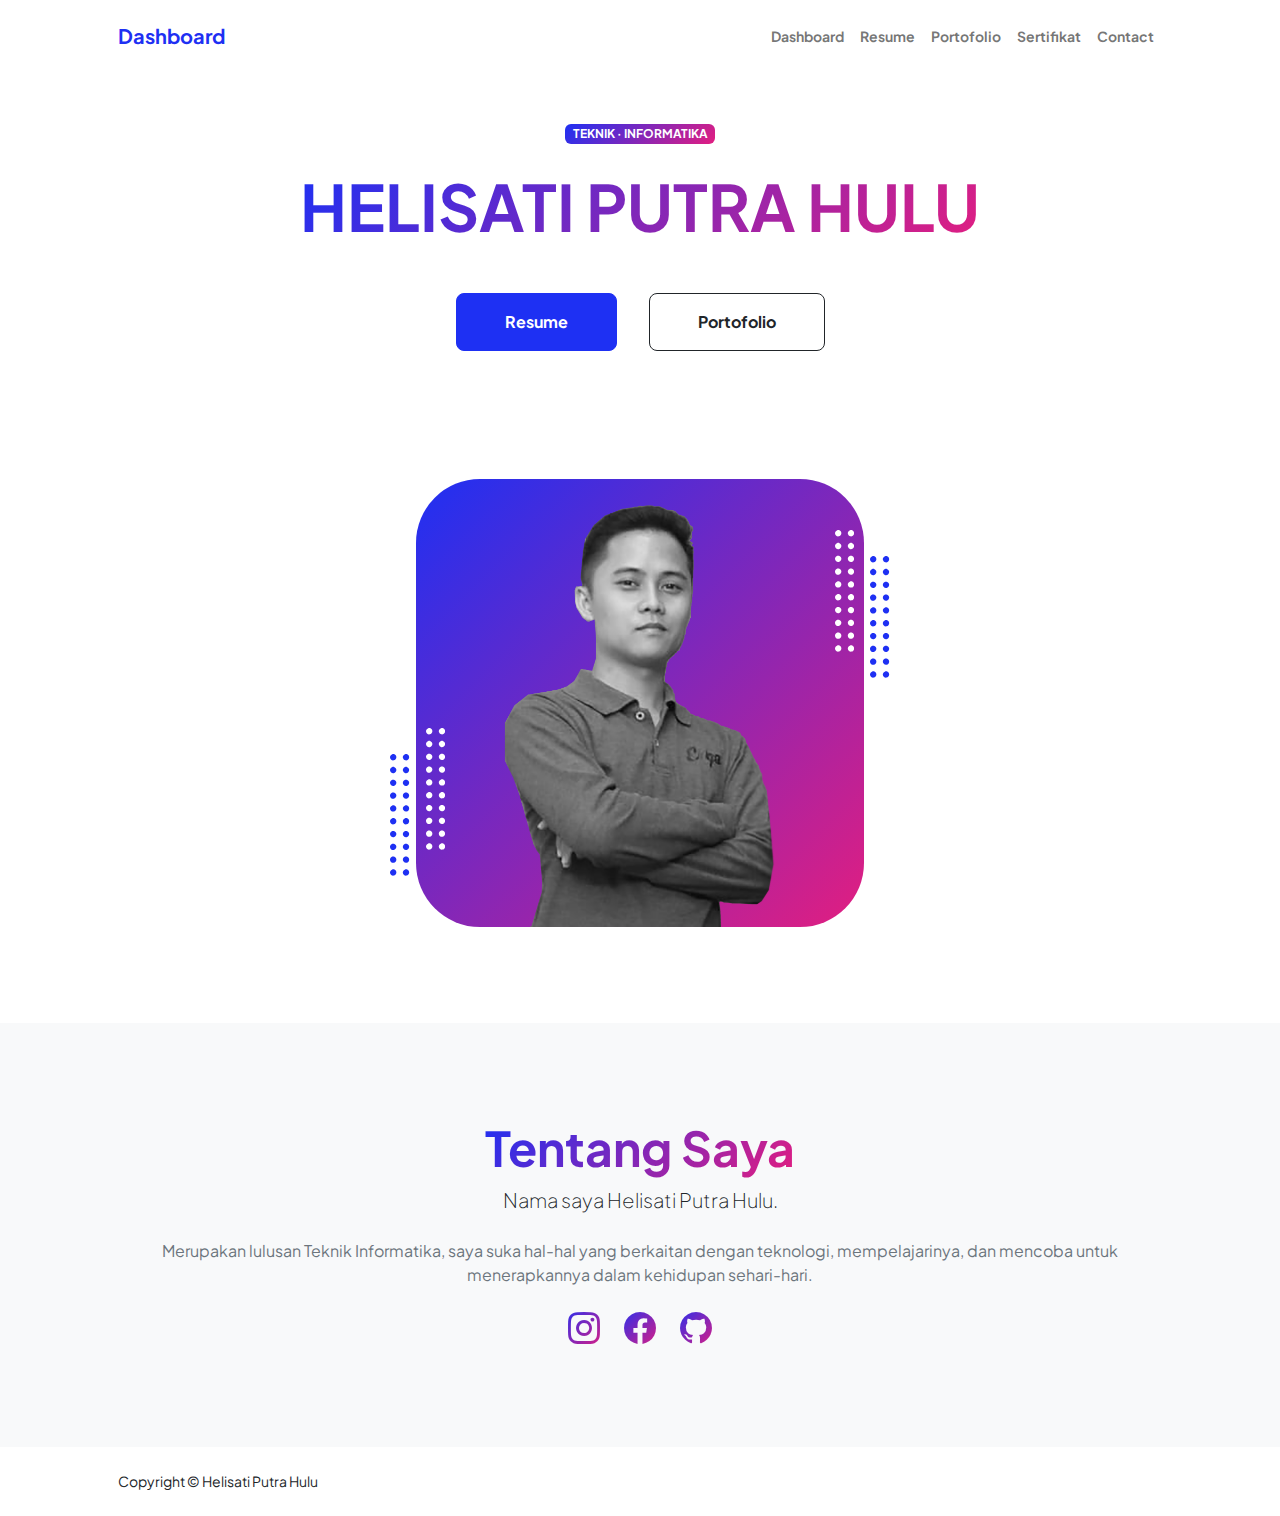
<file: helisatiputrahulu/index.html>
<!DOCTYPE html>
<html lang="en">
    <head>
        <meta charset="utf-8" />
        <meta name="viewport" content="width=device-width, initial-scale=1, shrink-to-fit=no" />
        <meta name="description" content="" />
        <meta name="author" content="" />
        <title>Helisati Putra Hulu</title>
        <!-- Favicon-->
        <link rel="icon" type="image/x-icon" href="assets/favicon.ico" />
        <!-- Custom Google font-->
        <link rel="preconnect" href="https://fonts.googleapis.com" />
        <link rel="preconnect" href="https://fonts.gstatic.com" crossorigin />
        <link href="https://fonts.googleapis.com/css2?family=Plus+Jakarta+Sans:wght@100;200;300;400;500;600;700;800;900&amp;display=swap" rel="stylesheet" />
        <!-- Bootstrap icons-->
        <link href="https://cdn.jsdelivr.net/npm/bootstrap-icons@1.8.1/font/bootstrap-icons.css" rel="stylesheet" />
        <!-- Core theme CSS (includes Bootstrap)-->
        <link href="css/styles.css" rel="stylesheet" />
    </head>
    <body class="d-flex flex-column h-100">
        <main class="flex-shrink-0">
            <!-- Navigation-->
            <nav class="navbar navbar-expand-lg navbar-light bg-white py-3">
                <div class="container px-5">
                    <a class="navbar-brand" href="index.html"><span class="fw-bolder text-primary">Dashboard</span></a>
                    <button class="navbar-toggler" type="button" data-bs-toggle="collapse" data-bs-target="#navbarSupportedContent" aria-controls="navbarSupportedContent" aria-expanded="false" aria-label="Toggle navigation"><span class="navbar-toggler-icon"></span></button>
                    <div class="collapse navbar-collapse" id="navbarSupportedContent">
                        <ul class="navbar-nav ms-auto mb-2 mb-lg-0 small fw-bolder">
                            <li class="nav-item"><a class="nav-link" href="index.html">Dashboard</a></li>
                            <li class="nav-item"><a class="nav-link" href="resume.html">Resume</a></li>
                            <li class="nav-item"><a class="nav-link" href="projects.html">Portofolio</a></li>
                             <li class="nav-item"><a class="nav-link" href="sertifikat.html">Sertifikat</a></li>
                            <li class="nav-item"><a class="nav-link" href="contact.html">Contact</a></li>
                        </ul>
                    </div>
                </div>
            </nav>
            <!-- Header-->
            <header class="py-5">
                <div class="container px-5 pb-5">
                    <div class="row gx-5 align-items-center">
                        <div class="col-xxl-5">
                            <!-- Header text content-->
                            <div class="text-center text-xxl-start">
                                <div class="badge bg-gradient-primary-to-secondary text-white mb-4"><div class="text-uppercase">Teknik &middot; Informatika</div></div>
                                <h1 class="display-3 fw-bolder mb-5"><span class="text-gradient d-inline">HELISATI PUTRA HULU</span></h1>
                                <div class="d-grid gap-3 d-sm-flex justify-content-sm-center justify-content-xxl-start mb-3">
                                    <a class="btn btn-primary btn-lg px-5 py-3 me-sm-3 fs-6 fw-bolder" href="resume.html">Resume</a>
                                    <a class="btn btn-outline-dark btn-lg px-5 py-3 fs-6 fw-bolder" href="projects.html">Portofolio</a>
                                </div>
                            </div>
                        </div>
                        <div class="col-xxl-7">
                            <!-- Header profile picture-->
                            <div class="d-flex justify-content-center mt-5 mt-xxl-0">
                                <div class="profile bg-gradient-primary-to-secondary">
                                    <!-- TIP: For best results, use a photo with a transparent background like the demo example below-->
                                    <!-- Watch a tutorial on how to do this on YouTube (link)-->
                                    <img class="profile-img" src="assets/hel.png" alt="..." />
                                    <div class="dots-1">
                                        <!-- SVG Dots-->
                                        <svg version="1.1" xmlns="http://www.w3.org/2000/svg" xmlns:xlink="http://www.w3.org/1999/xlink" x="0px" y="0px" viewBox="0 0 191.6 1215.4" style="enable-background: new 0 0 191.6 1215.4" xml:space="preserve">
                                            <g transform="translate(0.000000,1280.000000) scale(0.100000,-0.100000)">
                                                <path d="M227.7,12788.6c-105-35-200-141-222-248c-43-206,163-412,369-369c155,32,275,190,260,339c-11,105-90,213-190,262        C383.7,12801.6,289.7,12808.6,227.7,12788.6z"></path>
                                                <path d="M1507.7,12788.6c-151-50-253-216-222-362c25-119,136-230,254-255c194-41,395,142,375,339c-11,105-90,213-190,262        C1663.7,12801.6,1569.7,12808.6,1507.7,12788.6z"></path>
                                                <path d="M227.7,11508.6c-105-35-200-141-222-248c-43-206,163-412,369-369c155,32,275,190,260,339c-11,105-90,213-190,262        C383.7,11521.6,289.7,11528.6,227.7,11508.6z"></path>
                                                <path d="M1507.7,11508.6c-151-50-253-216-222-362c25-119,136-230,254-255c194-41,395,142,375,339c-11,105-90,213-190,262        C1663.7,11521.6,1569.7,11528.6,1507.7,11508.6z"></path>
                                                <path d="M227.7,10228.6c-105-35-200-141-222-248c-43-206,163-412,369-369c155,32,275,190,260,339c-11,105-90,213-190,262        C383.7,10241.6,289.7,10248.6,227.7,10228.6z"></path>
                                                <path d="M1507.7,10228.6c-105-35-200-141-222-248c-43-206,163-412,369-369c155,32,275,190,260,339c-11,105-90,213-190,262        C1663.7,10241.6,1569.7,10248.6,1507.7,10228.6z"></path>
                                                <path d="M227.7,8948.6c-105-35-200-141-222-248c-43-206,163-412,369-369c155,32,275,190,260,339c-11,105-90,213-190,262        C383.7,8961.6,289.7,8968.6,227.7,8948.6z"></path>
                                                <path d="M1507.7,8948.6c-105-35-200-141-222-248c-43-206,163-412,369-369c155,32,275,190,260,339c-11,105-90,213-190,262        C1663.7,8961.6,1569.7,8968.6,1507.7,8948.6z"></path>
                                                <path d="M227.7,7668.6c-105-35-200-141-222-248c-43-206,163-412,369-369c155,32,275,190,260,339c-11,105-90,213-190,262        C383.7,7681.6,289.7,7688.6,227.7,7668.6z"></path>
                                                <path d="M1507.7,7668.6c-105-35-200-141-222-248c-43-206,163-412,369-369c155,32,275,190,260,339c-11,105-90,213-190,262        C1663.7,7681.6,1569.7,7688.6,1507.7,7668.6z"></path>
                                                <path d="M227.7,6388.6c-105-35-200-141-222-248c-43-206,163-412,369-369c155,32,275,190,260,339c-11,105-90,213-190,262        C383.7,6401.6,289.7,6408.6,227.7,6388.6z"></path>
                                                <path d="M1507.7,6388.6c-105-35-200-141-222-248c-43-206,163-412,369-369c155,32,275,190,260,339c-11,105-90,213-190,262        C1663.7,6401.6,1569.7,6408.6,1507.7,6388.6z"></path>
                                                <path d="M227.7,5108.6c-105-35-200-141-222-248c-43-206,163-412,369-369c155,32,275,190,260,339c-11,105-90,213-190,262        C383.7,5121.6,289.7,5128.6,227.7,5108.6z"></path>
                                                <path d="M1507.7,5108.6c-105-35-200-141-222-248c-43-206,163-412,369-369c155,32,275,190,260,339c-11,105-90,213-190,262        C1663.7,5121.6,1569.7,5128.6,1507.7,5108.6z"></path>
                                                <path d="M227.7,3828.6c-105-35-200-141-222-248c-43-206,163-412,369-369c155,32,275,190,260,339c-11,105-90,213-190,262        C383.7,3841.6,289.7,3848.6,227.7,3828.6z"></path>
                                                <path d="M1507.7,3828.6c-105-35-200-141-222-248c-43-206,163-412,369-369c155,32,275,190,260,339c-11,105-90,213-190,262        C1663.7,3841.6,1569.7,3848.6,1507.7,3828.6z"></path>
                                                <path d="M227.7,2548.6c-105-35-200-141-222-248c-43-206,163-412,369-369c155,32,275,190,260,339c-11,105-90,213-190,262        C383.7,2561.6,289.7,2568.6,227.7,2548.6z"></path>
                                                <path d="M1507.7,2548.6c-105-35-200-141-222-248c-43-206,163-412,369-369c155,32,275,190,260,339c-11,105-90,213-190,262        C1663.7,2561.6,1569.7,2568.6,1507.7,2548.6z"></path>
                                                <path d="M227.7,1268.6c-105-35-200-141-222-248c-43-206,163-412,369-369c155,32,275,190,260,339c-11,105-90,213-190,262        C383.7,1281.6,289.7,1288.6,227.7,1268.6z"></path>
                                                <path d="M1507.7,1268.6c-105-35-200-141-222-248c-43-206,163-412,369-369c155,32,275,190,260,339c-11,105-90,213-190,262        C1663.7,1281.6,1569.7,1288.6,1507.7,1268.6z"></path>
                                            </g>
                                        </svg>
                                        <!-- END of SVG dots-->
                                    </div>
                                    <div class="dots-2">
                                        <!-- SVG Dots-->
                                        <svg version="1.1" xmlns="http://www.w3.org/2000/svg" xmlns:xlink="http://www.w3.org/1999/xlink" x="0px" y="0px" viewBox="0 0 191.6 1215.4" style="enable-background: new 0 0 191.6 1215.4" xml:space="preserve">
                                            <g transform="translate(0.000000,1280.000000) scale(0.100000,-0.100000)">
                                                <path d="M227.7,12788.6c-105-35-200-141-222-248c-43-206,163-412,369-369c155,32,275,190,260,339c-11,105-90,213-190,262        C383.7,12801.6,289.7,12808.6,227.7,12788.6z"></path>
                                                <path d="M1507.7,12788.6c-151-50-253-216-222-362c25-119,136-230,254-255c194-41,395,142,375,339c-11,105-90,213-190,262        C1663.7,12801.6,1569.7,12808.6,1507.7,12788.6z"></path>
                                                <path d="M227.7,11508.6c-105-35-200-141-222-248c-43-206,163-412,369-369c155,32,275,190,260,339c-11,105-90,213-190,262        C383.7,11521.6,289.7,11528.6,227.7,11508.6z"></path>
                                                <path d="M1507.7,11508.6c-151-50-253-216-222-362c25-119,136-230,254-255c194-41,395,142,375,339c-11,105-90,213-190,262        C1663.7,11521.6,1569.7,11528.6,1507.7,11508.6z"></path>
                                                <path d="M227.7,10228.6c-105-35-200-141-222-248c-43-206,163-412,369-369c155,32,275,190,260,339c-11,105-90,213-190,262        C383.7,10241.6,289.7,10248.6,227.7,10228.6z"></path>
                                                <path d="M1507.7,10228.6c-105-35-200-141-222-248c-43-206,163-412,369-369c155,32,275,190,260,339c-11,105-90,213-190,262        C1663.7,10241.6,1569.7,10248.6,1507.7,10228.6z"></path>
                                                <path d="M227.7,8948.6c-105-35-200-141-222-248c-43-206,163-412,369-369c155,32,275,190,260,339c-11,105-90,213-190,262        C383.7,8961.6,289.7,8968.6,227.7,8948.6z"></path>
                                                <path d="M1507.7,8948.6c-105-35-200-141-222-248c-43-206,163-412,369-369c155,32,275,190,260,339c-11,105-90,213-190,262        C1663.7,8961.6,1569.7,8968.6,1507.7,8948.6z"></path>
                                                <path d="M227.7,7668.6c-105-35-200-141-222-248c-43-206,163-412,369-369c155,32,275,190,260,339c-11,105-90,213-190,262        C383.7,7681.6,289.7,7688.6,227.7,7668.6z"></path>
                                                <path d="M1507.7,7668.6c-105-35-200-141-222-248c-43-206,163-412,369-369c155,32,275,190,260,339c-11,105-90,213-190,262        C1663.7,7681.6,1569.7,7688.6,1507.7,7668.6z"></path>
                                                <path d="M227.7,6388.6c-105-35-200-141-222-248c-43-206,163-412,369-369c155,32,275,190,260,339c-11,105-90,213-190,262        C383.7,6401.6,289.7,6408.6,227.7,6388.6z"></path>
                                                <path d="M1507.7,6388.6c-105-35-200-141-222-248c-43-206,163-412,369-369c155,32,275,190,260,339c-11,105-90,213-190,262        C1663.7,6401.6,1569.7,6408.6,1507.7,6388.6z"></path>
                                                <path d="M227.7,5108.6c-105-35-200-141-222-248c-43-206,163-412,369-369c155,32,275,190,260,339c-11,105-90,213-190,262        C383.7,5121.6,289.7,5128.6,227.7,5108.6z"></path>
                                                <path d="M1507.7,5108.6c-105-35-200-141-222-248c-43-206,163-412,369-369c155,32,275,190,260,339c-11,105-90,213-190,262        C1663.7,5121.6,1569.7,5128.6,1507.7,5108.6z"></path>
                                                <path d="M227.7,3828.6c-105-35-200-141-222-248c-43-206,163-412,369-369c155,32,275,190,260,339c-11,105-90,213-190,262        C383.7,3841.6,289.7,3848.6,227.7,3828.6z"></path>
                                                <path d="M1507.7,3828.6c-105-35-200-141-222-248c-43-206,163-412,369-369c155,32,275,190,260,339c-11,105-90,213-190,262        C1663.7,3841.6,1569.7,3848.6,1507.7,3828.6z"></path>
                                                <path d="M227.7,2548.6c-105-35-200-141-222-248c-43-206,163-412,369-369c155,32,275,190,260,339c-11,105-90,213-190,262        C383.7,2561.6,289.7,2568.6,227.7,2548.6z"></path>
                                                <path d="M1507.7,2548.6c-105-35-200-141-222-248c-43-206,163-412,369-369c155,32,275,190,260,339c-11,105-90,213-190,262        C1663.7,2561.6,1569.7,2568.6,1507.7,2548.6z"></path>
                                                <path d="M227.7,1268.6c-105-35-200-141-222-248c-43-206,163-412,369-369c155,32,275,190,260,339c-11,105-90,213-190,262        C383.7,1281.6,289.7,1288.6,227.7,1268.6z"></path>
                                                <path d="M1507.7,1268.6c-105-35-200-141-222-248c-43-206,163-412,369-369c155,32,275,190,260,339c-11,105-90,213-190,262        C1663.7,1281.6,1569.7,1288.6,1507.7,1268.6z"></path>
                                            </g>
                                        </svg>
                                        <!-- END of SVG dots-->
                                    </div>
                                    <div class="dots-3">
                                        <!-- SVG Dots-->
                                        <svg version="1.1" xmlns="http://www.w3.org/2000/svg" xmlns:xlink="http://www.w3.org/1999/xlink" x="0px" y="0px" viewBox="0 0 191.6 1215.4" style="enable-background: new 0 0 191.6 1215.4" xml:space="preserve">
                                            <g transform="translate(0.000000,1280.000000) scale(0.100000,-0.100000)">
                                                <path d="M227.7,12788.6c-105-35-200-141-222-248c-43-206,163-412,369-369c155,32,275,190,260,339c-11,105-90,213-190,262        C383.7,12801.6,289.7,12808.6,227.7,12788.6z"></path>
                                                <path d="M1507.7,12788.6c-151-50-253-216-222-362c25-119,136-230,254-255c194-41,395,142,375,339c-11,105-90,213-190,262        C1663.7,12801.6,1569.7,12808.6,1507.7,12788.6z"></path>
                                                <path d="M227.7,11508.6c-105-35-200-141-222-248c-43-206,163-412,369-369c155,32,275,190,260,339c-11,105-90,213-190,262        C383.7,11521.6,289.7,11528.6,227.7,11508.6z"></path>
                                                <path d="M1507.7,11508.6c-151-50-253-216-222-362c25-119,136-230,254-255c194-41,395,142,375,339c-11,105-90,213-190,262        C1663.7,11521.6,1569.7,11528.6,1507.7,11508.6z"></path>
                                                <path d="M227.7,10228.6c-105-35-200-141-222-248c-43-206,163-412,369-369c155,32,275,190,260,339c-11,105-90,213-190,262        C383.7,10241.6,289.7,10248.6,227.7,10228.6z"></path>
                                                <path d="M1507.7,10228.6c-105-35-200-141-222-248c-43-206,163-412,369-369c155,32,275,190,260,339c-11,105-90,213-190,262        C1663.7,10241.6,1569.7,10248.6,1507.7,10228.6z"></path>
                                                <path d="M227.7,8948.6c-105-35-200-141-222-248c-43-206,163-412,369-369c155,32,275,190,260,339c-11,105-90,213-190,262        C383.7,8961.6,289.7,8968.6,227.7,8948.6z"></path>
                                                <path d="M1507.7,8948.6c-105-35-200-141-222-248c-43-206,163-412,369-369c155,32,275,190,260,339c-11,105-90,213-190,262        C1663.7,8961.6,1569.7,8968.6,1507.7,8948.6z"></path>
                                                <path d="M227.7,7668.6c-105-35-200-141-222-248c-43-206,163-412,369-369c155,32,275,190,260,339c-11,105-90,213-190,262        C383.7,7681.6,289.7,7688.6,227.7,7668.6z"></path>
                                                <path d="M1507.7,7668.6c-105-35-200-141-222-248c-43-206,163-412,369-369c155,32,275,190,260,339c-11,105-90,213-190,262        C1663.7,7681.6,1569.7,7688.6,1507.7,7668.6z"></path>
                                                <path d="M227.7,6388.6c-105-35-200-141-222-248c-43-206,163-412,369-369c155,32,275,190,260,339c-11,105-90,213-190,262        C383.7,6401.6,289.7,6408.6,227.7,6388.6z"></path>
                                                <path d="M1507.7,6388.6c-105-35-200-141-222-248c-43-206,163-412,369-369c155,32,275,190,260,339c-11,105-90,213-190,262        C1663.7,6401.6,1569.7,6408.6,1507.7,6388.6z"></path>
                                                <path d="M227.7,5108.6c-105-35-200-141-222-248c-43-206,163-412,369-369c155,32,275,190,260,339c-11,105-90,213-190,262        C383.7,5121.6,289.7,5128.6,227.7,5108.6z"></path>
                                                <path d="M1507.7,5108.6c-105-35-200-141-222-248c-43-206,163-412,369-369c155,32,275,190,260,339c-11,105-90,213-190,262        C1663.7,5121.6,1569.7,5128.6,1507.7,5108.6z"></path>
                                                <path d="M227.7,3828.6c-105-35-200-141-222-248c-43-206,163-412,369-369c155,32,275,190,260,339c-11,105-90,213-190,262        C383.7,3841.6,289.7,3848.6,227.7,3828.6z"></path>
                                                <path d="M1507.7,3828.6c-105-35-200-141-222-248c-43-206,163-412,369-369c155,32,275,190,260,339c-11,105-90,213-190,262        C1663.7,3841.6,1569.7,3848.6,1507.7,3828.6z"></path>
                                                <path d="M227.7,2548.6c-105-35-200-141-222-248c-43-206,163-412,369-369c155,32,275,190,260,339c-11,105-90,213-190,262        C383.7,2561.6,289.7,2568.6,227.7,2548.6z"></path>
                                                <path d="M1507.7,2548.6c-105-35-200-141-222-248c-43-206,163-412,369-369c155,32,275,190,260,339c-11,105-90,213-190,262        C1663.7,2561.6,1569.7,2568.6,1507.7,2548.6z"></path>
                                                <path d="M227.7,1268.6c-105-35-200-141-222-248c-43-206,163-412,369-369c155,32,275,190,260,339c-11,105-90,213-190,262        C383.7,1281.6,289.7,1288.6,227.7,1268.6z"></path>
                                                <path d="M1507.7,1268.6c-105-35-200-141-222-248c-43-206,163-412,369-369c155,32,275,190,260,339c-11,105-90,213-190,262        C1663.7,1281.6,1569.7,1288.6,1507.7,1268.6z"></path>
                                            </g>
                                        </svg>
                                        <!-- END of SVG dots-->
                                    </div>
                                    <div class="dots-4">
                                        <!-- SVG Dots-->
                                        <svg version="1.1" xmlns="http://www.w3.org/2000/svg" xmlns:xlink="http://www.w3.org/1999/xlink" x="0px" y="0px" viewBox="0 0 191.6 1215.4" style="enable-background: new 0 0 191.6 1215.4" xml:space="preserve">
                                            <g transform="translate(0.000000,1280.000000) scale(0.100000,-0.100000)">
                                                <path d="M227.7,12788.6c-105-35-200-141-222-248c-43-206,163-412,369-369c155,32,275,190,260,339c-11,105-90,213-190,262        C383.7,12801.6,289.7,12808.6,227.7,12788.6z"></path>
                                                <path d="M1507.7,12788.6c-151-50-253-216-222-362c25-119,136-230,254-255c194-41,395,142,375,339c-11,105-90,213-190,262        C1663.7,12801.6,1569.7,12808.6,1507.7,12788.6z"></path>
                                                <path d="M227.7,11508.6c-105-35-200-141-222-248c-43-206,163-412,369-369c155,32,275,190,260,339c-11,105-90,213-190,262        C383.7,11521.6,289.7,11528.6,227.7,11508.6z"></path>
                                                <path d="M1507.7,11508.6c-151-50-253-216-222-362c25-119,136-230,254-255c194-41,395,142,375,339c-11,105-90,213-190,262        C1663.7,11521.6,1569.7,11528.6,1507.7,11508.6z"></path>
                                                <path d="M227.7,10228.6c-105-35-200-141-222-248c-43-206,163-412,369-369c155,32,275,190,260,339c-11,105-90,213-190,262        C383.7,10241.6,289.7,10248.6,227.7,10228.6z"></path>
                                                <path d="M1507.7,10228.6c-105-35-200-141-222-248c-43-206,163-412,369-369c155,32,275,190,260,339c-11,105-90,213-190,262        C1663.7,10241.6,1569.7,10248.6,1507.7,10228.6z"></path>
                                                <path d="M227.7,8948.6c-105-35-200-141-222-248c-43-206,163-412,369-369c155,32,275,190,260,339c-11,105-90,213-190,262        C383.7,8961.6,289.7,8968.6,227.7,8948.6z"></path>
                                                <path d="M1507.7,8948.6c-105-35-200-141-222-248c-43-206,163-412,369-369c155,32,275,190,260,339c-11,105-90,213-190,262        C1663.7,8961.6,1569.7,8968.6,1507.7,8948.6z"></path>
                                                <path d="M227.7,7668.6c-105-35-200-141-222-248c-43-206,163-412,369-369c155,32,275,190,260,339c-11,105-90,213-190,262        C383.7,7681.6,289.7,7688.6,227.7,7668.6z"></path>
                                                <path d="M1507.7,7668.6c-105-35-200-141-222-248c-43-206,163-412,369-369c155,32,275,190,260,339c-11,105-90,213-190,262        C1663.7,7681.6,1569.7,7688.6,1507.7,7668.6z"></path>
                                                <path d="M227.7,6388.6c-105-35-200-141-222-248c-43-206,163-412,369-369c155,32,275,190,260,339c-11,105-90,213-190,262        C383.7,6401.6,289.7,6408.6,227.7,6388.6z"></path>
                                                <path d="M1507.7,6388.6c-105-35-200-141-222-248c-43-206,163-412,369-369c155,32,275,190,260,339c-11,105-90,213-190,262        C1663.7,6401.6,1569.7,6408.6,1507.7,6388.6z"></path>
                                                <path d="M227.7,5108.6c-105-35-200-141-222-248c-43-206,163-412,369-369c155,32,275,190,260,339c-11,105-90,213-190,262        C383.7,5121.6,289.7,5128.6,227.7,5108.6z"></path>
                                                <path d="M1507.7,5108.6c-105-35-200-141-222-248c-43-206,163-412,369-369c155,32,275,190,260,339c-11,105-90,213-190,262        C1663.7,5121.6,1569.7,5128.6,1507.7,5108.6z"></path>
                                                <path d="M227.7,3828.6c-105-35-200-141-222-248c-43-206,163-412,369-369c155,32,275,190,260,339c-11,105-90,213-190,262        C383.7,3841.6,289.7,3848.6,227.7,3828.6z"></path>
                                                <path d="M1507.7,3828.6c-105-35-200-141-222-248c-43-206,163-412,369-369c155,32,275,190,260,339c-11,105-90,213-190,262        C1663.7,3841.6,1569.7,3848.6,1507.7,3828.6z"></path>
                                                <path d="M227.7,2548.6c-105-35-200-141-222-248c-43-206,163-412,369-369c155,32,275,190,260,339c-11,105-90,213-190,262        C383.7,2561.6,289.7,2568.6,227.7,2548.6z"></path>
                                                <path d="M1507.7,2548.6c-105-35-200-141-222-248c-43-206,163-412,369-369c155,32,275,190,260,339c-11,105-90,213-190,262        C1663.7,2561.6,1569.7,2568.6,1507.7,2548.6z"></path>
                                                <path d="M227.7,1268.6c-105-35-200-141-222-248c-43-206,163-412,369-369c155,32,275,190,260,339c-11,105-90,213-190,262        C383.7,1281.6,289.7,1288.6,227.7,1268.6z"></path>
                                                <path d="M1507.7,1268.6c-105-35-200-141-222-248c-43-206,163-412,369-369c155,32,275,190,260,339c-11,105-90,213-190,262        C1663.7,1281.6,1569.7,1288.6,1507.7,1268.6z"></path>
                                            </g>
                                        </svg>
                                        <!-- END of SVG dots-->
                                    </div>
                                </div>
                            </div>
                        </div>
                    </div>
                </div>
            </header>
            <!-- About Section-->
            <section class="bg-light py-5">
                <div class="container px-5">
                    <div class="row gx-5 justify-content-center">
                        <div class="col-xxl-8">
                            <div class="text-center my-5">
                                <h2 class="display-5 fw-bolder"><span class="text-gradient d-inline">Tentang Saya</span></h2>
                                <p class="lead fw-light mb-4">Nama saya Helisati Putra Hulu.</p>
                                <p class="text-muted">Merupakan lulusan Teknik Informatika, saya suka hal-hal yang berkaitan dengan teknologi, mempelajarinya, dan mencoba untuk menerapkannya dalam kehidupan sehari-hari.</p>
                                <div class="d-flex justify-content-center fs-2 gap-4">
                                    <a class="text-gradient" href="https://www.instagram.com/helisatihuluu"><i class="bi bi-instagram"></i></a>
                                    <a class="text-gradient" href="https://www.facebook.com/helisatiputra"><i class="bi bi-facebook"></i></a>
                                    <a class="text-gradient" href="https://www.github.com/helisatihl"><i class="bi bi-github"></i></a>
                                </div>
                            </div>
                        </div>
                    </div>
                </div>
            </section>
        </main>
        <!-- Footer-->
        <footer class="bg-white py-4 mt-auto">
            <div class="container px-5">
                <div class="row align-items-center justify-content-between flex-column flex-sm-row">
                    <div class="col-auto"><div class="small m-0">Copyright &copy; Helisati Putra Hulu</div></div>
                </div>
            </div>
        </footer>
        <!-- Bootstrap core JS-->
        <script src="https://cdn.jsdelivr.net/npm/bootstrap@5.2.3/dist/js/bootstrap.bundle.min.js"></script>
        <!-- Core theme JS-->
        <script src="js/scripts.js"></script>
    </body>
</html>
</file>
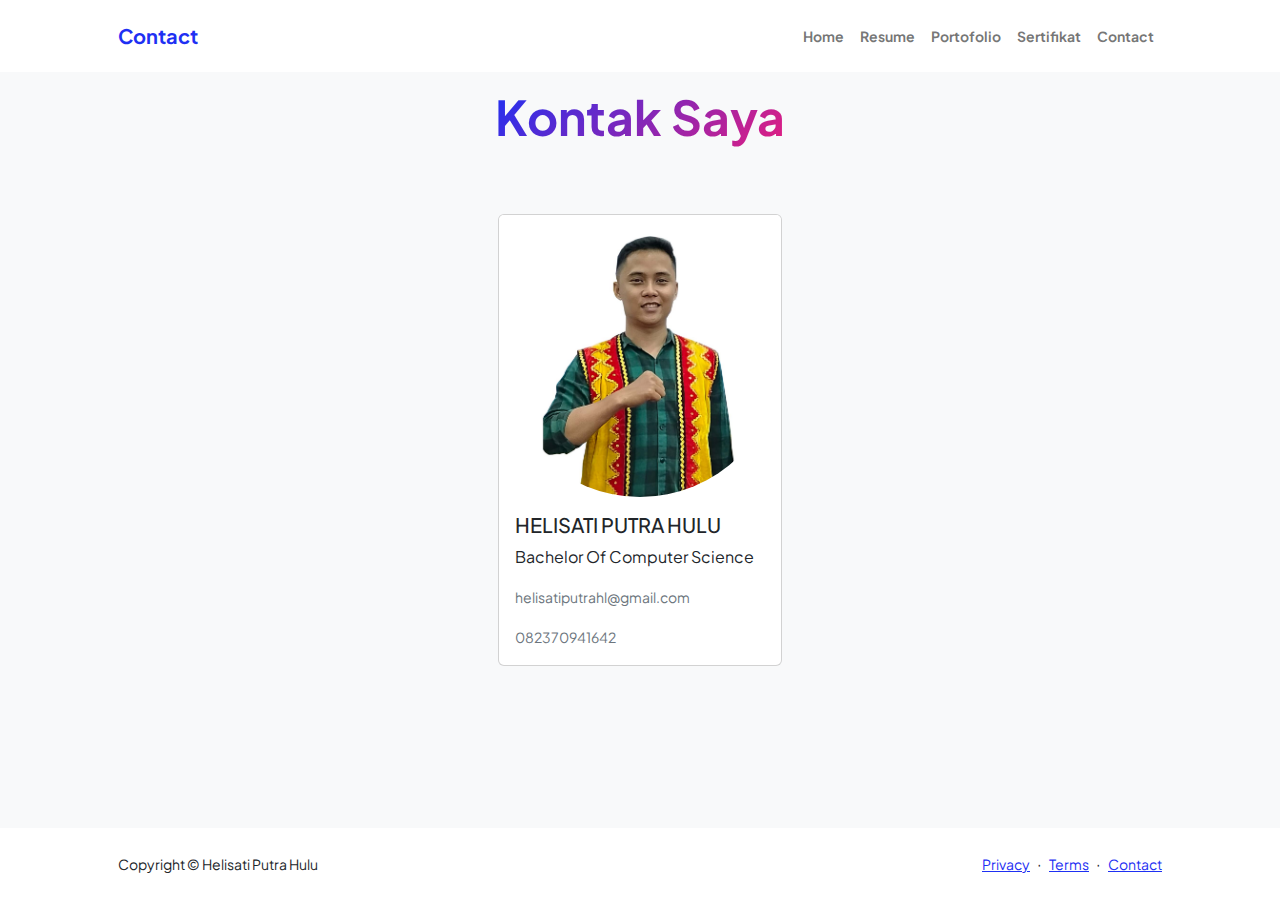
<file: helisatiputrahulu/contact.html>
<!DOCTYPE html>
<html lang="id">
<head>
    <meta charset="utf-8" />
    <meta name="viewport" content="width=device-width, initial-scale=1, shrink-to-fit=no" />
    <meta name="description" content="" />
    <meta name="author" content="" />
    <title>Contact | Helisati Putra Hulu</title>
    <link rel="icon" type="image/x-icon" href="assets/favicon.ico" />
    <link rel="preconnect" href="https://fonts.googleapis.com" />
    <link rel="preconnect" href="https://fonts.gstatic.com" crossorigin />
    <link href="https://fonts.googleapis.com/css2?family=Plus+Jakarta+Sans:wght@100;200;300;400;500;600;700;800;900&amp;display=swap" rel="stylesheet" />
    <link href="https://cdn.jsdelivr.net/npm/bootstrap-icons@1.8.1/font/bootstrap-icons.css" rel="stylesheet" />
    <style>
        .card {
            margin: 20px;
        }
        .profile-img {
            width: 100%;
            height: auto;
            border-radius: 50%;
        }
    </style>
    <link href="css/styles.css" rel="stylesheet" />
</head>
<body class="d-flex flex-column h-100 bg-light">
    <main class="flex-shrink-0">
        <nav class="navbar navbar-expand-lg navbar-light bg-white py-3">
            <div class="container px-5">
                <a class="navbar-brand" href="index.html"><span class="fw-bolder text-primary">Contact</span></a>
                <button class="navbar-toggler" type="button" data-bs-toggle="collapse" data-bs-target="#navbarSupportedContent" aria-controls="navbarSupportedContent" aria-expanded="false" aria-label="Toggle navigation"><span class="navbar-toggler-icon"></span></button>
                <div class="collapse navbar-collapse" id="navbarSupportedContent">
                    <ul class="navbar-nav ms-auto mb-2 mb-lg-0 small fw-bolder">
                        <li class="nav-item"><a class="nav-link" href="index.html">Home</a></li>
                        <li class="nav-item"><a class="nav-link" href="resume.html">Resume</a></li>
                        <li class="nav-item"><a class="nav-link" href="projects.html">Portofolio</a></li>
                        <li class="nav-item"><a class="nav-link" href="sertifikat.html">Sertifikat</a></li>
                        <li class="nav-item"><a class="nav-link" href="contact.html">Contact</a></li>
                    </ul>
                </div>
            </div>
        </nav>

<div class="container">
    <div class="container px-5 mb-5">
                <div class="text-center mb-5">
                    <p><h1 class="display-5 fw-bolder mb-0"><span class="text-gradient d-inline">Kontak Saya</span></h1></p>
                </div>
    <div class="row justify-content-center">
        <div class="col-md-4">
            <div class="card">
                <img src="assets/kartunama.jpg" alt="Foto Profil" class="profile-img card-img-top">
                <div class="card-body">
                    <h5 class="card-title">HELISATI PUTRA HULU</h5>
                    <p class="card-text">Bachelor Of Computer Science</p>
                    <p class="card-text"><small class="text-muted">helisatiputrahl@gmail.com</small></p>
                    <p class="card-text"><small class="text-muted">082370941642</small></p>
                </div>
            </div>
        </div>
    </div>
</div>
</main>
    <footer class="bg-white py-4 mt-auto">
        <div class="container px-5">
            <div class="row align-items-center justify-content-between flex-column flex-sm-row">
                <div class="col-auto"><div class="small m-0">Copyright &copy; Helisati Putra Hulu</div></div>
                <div class="col-auto">
                    <a class="small" href="#!">Privacy</a>
                    <span class="mx-1">&middot;</span>
                    <a class="small" href="#!">Terms</a>
                    <span class="mx-1">&middot;</span>
                    <a class="small" href="#!">Contact</a>
                </div>
            </div>
        </div>
    </footer>

<script src="https://code.jquery.com/jquery-3.5.1.slim.min.js"></script>
<script src="https://cdn.jsdelivr.net/npm/@popperjs/core@2.9.2/dist/umd/popper.min.js"></script>
<script src="https://stackpath.bootstrapcdn.com/bootstrap/4.5.2/js/bootstrap.min.js"></script>
</body>
</html>
</file>
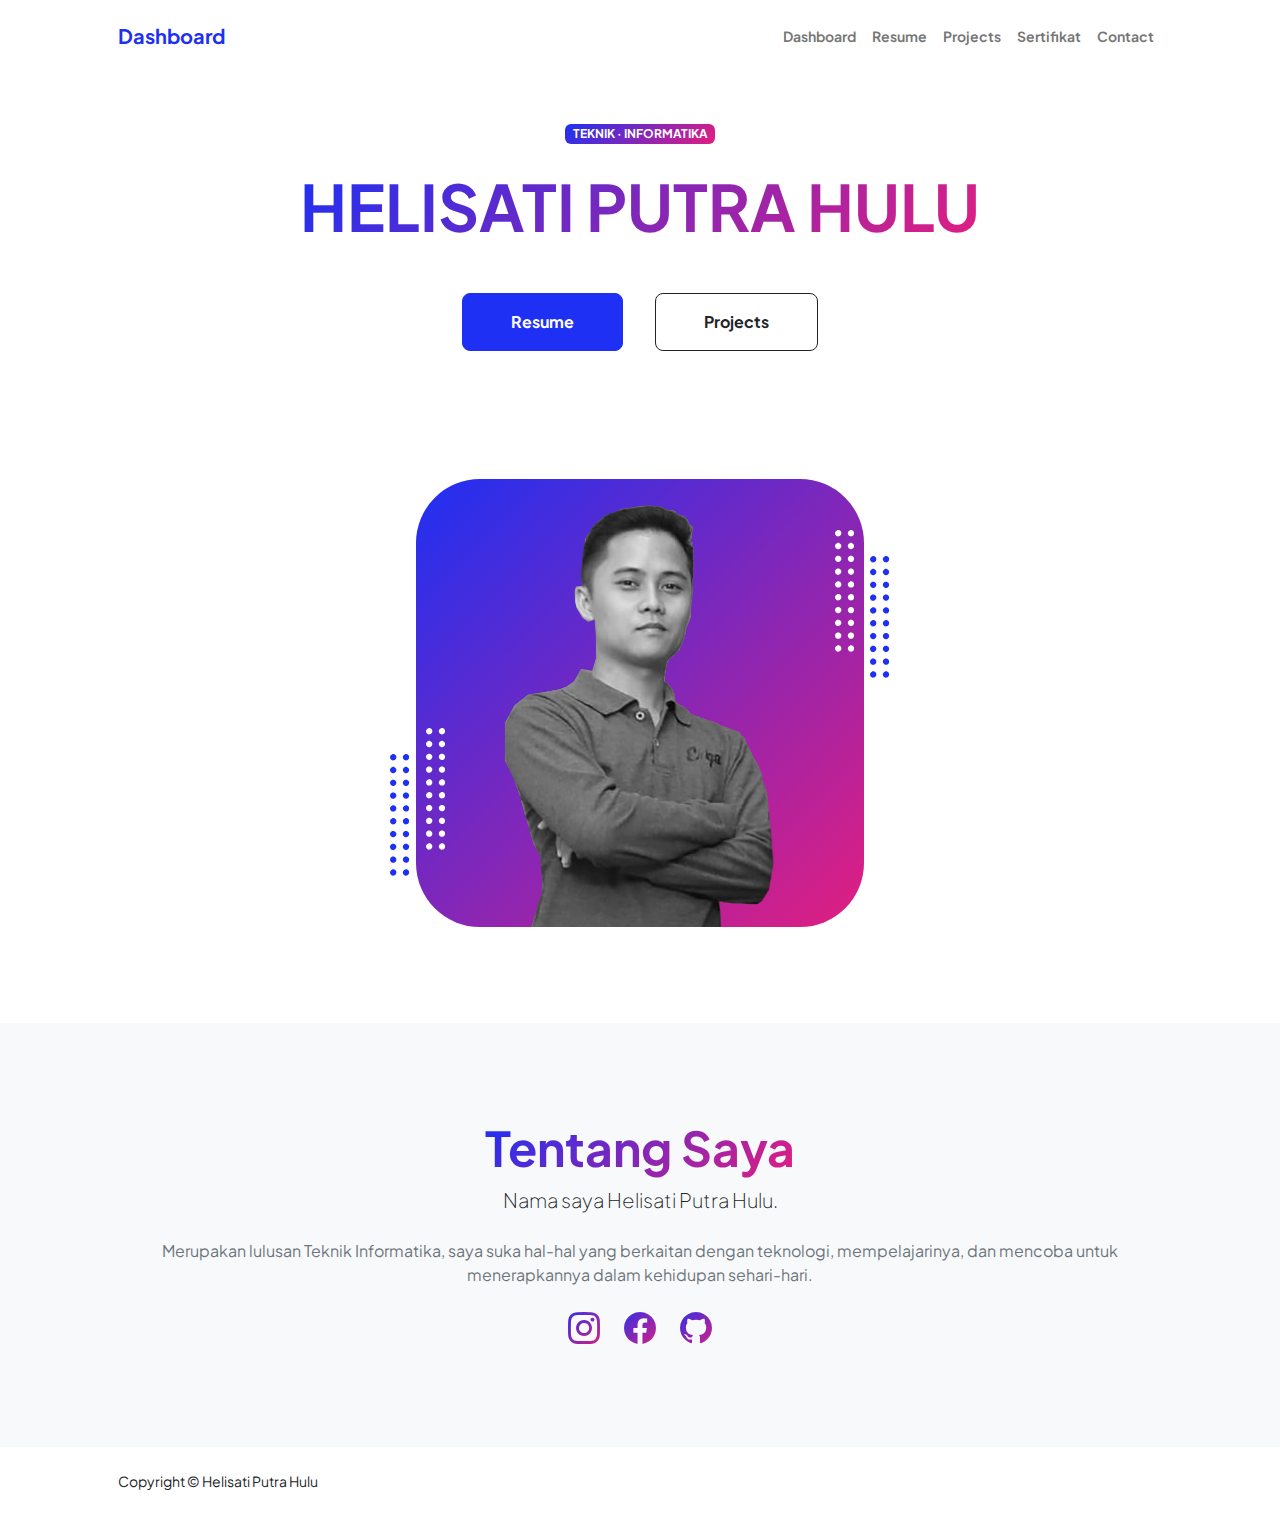
<file: helisatiputrahulu/index2.html>
<!DOCTYPE html>
<html lang="en">
    <head>
        <meta charset="utf-8" />
        <meta name="viewport" content="width=device-width, initial-scale=1, shrink-to-fit=no" />
        <meta name="description" content="" />
        <meta name="author" content="" />
        <title>Helisati Putra Hulu</title>
        <!-- Favicon-->
        <link rel="icon" type="image/x-icon" href="assets/favicon.ico" />
        <!-- Custom Google font-->
        <link rel="preconnect" href="https://fonts.googleapis.com" />
        <link rel="preconnect" href="https://fonts.gstatic.com" crossorigin />
        <link href="https://fonts.googleapis.com/css2?family=Plus+Jakarta+Sans:wght@100;200;300;400;500;600;700;800;900&amp;display=swap" rel="stylesheet" />
        <!-- Bootstrap icons-->
        <link href="https://cdn.jsdelivr.net/npm/bootstrap-icons@1.8.1/font/bootstrap-icons.css" rel="stylesheet" />
        <!-- Core theme CSS (includes Bootstrap)-->
        <link href="css/styles.css" rel="stylesheet" />
    </head>
    <body class="d-flex flex-column h-100">
        <main class="flex-shrink-0">
            <!-- Navigation-->
            <nav class="navbar navbar-expand-lg navbar-light bg-white py-3">
                <div class="container px-5">
                    <a class="navbar-brand" href="index.html"><span class="fw-bolder text-primary">Dashboard</span></a>
                    <button class="navbar-toggler" type="button" data-bs-toggle="collapse" data-bs-target="#navbarSupportedContent" aria-controls="navbarSupportedContent" aria-expanded="false" aria-label="Toggle navigation"><span class="navbar-toggler-icon"></span></button>
                    <div class="collapse navbar-collapse" id="navbarSupportedContent">
                        <ul class="navbar-nav ms-auto mb-2 mb-lg-0 small fw-bolder">
                            <li class="nav-item"><a class="nav-link" href="index.html">Dashboard</a></li>
                            <li class="nav-item"><a class="nav-link" href="resume.html">Resume</a></li>
                            <li class="nav-item"><a class="nav-link" href="projects.html">Projects</a></li>
                             <li class="nav-item"><a class="nav-link" href="sertifikat.html">Sertifikat</a></li>
                            <li class="nav-item"><a class="nav-link" href="contact.html">Contact</a></li>
                        </ul>
                    </div>
                </div>
            </nav>
            <!-- Header-->
            <header class="py-5">
                <div class="container px-5 pb-5">
                    <div class="row gx-5 align-items-center">
                        <div class="col-xxl-5">
                            <!-- Header text content-->
                            <div class="text-center text-xxl-start">
                                <div class="badge bg-gradient-primary-to-secondary text-white mb-4"><div class="text-uppercase">Teknik &middot; Informatika</div></div>
                                <h1 class="display-3 fw-bolder mb-5"><span class="text-gradient d-inline">HELISATI PUTRA HULU</span></h1>
                                <div class="d-grid gap-3 d-sm-flex justify-content-sm-center justify-content-xxl-start mb-3">
                                    <a class="btn btn-primary btn-lg px-5 py-3 me-sm-3 fs-6 fw-bolder" href="resume.html">Resume</a>
                                    <a class="btn btn-outline-dark btn-lg px-5 py-3 fs-6 fw-bolder" href="projects.html">Projects</a>
                                </div>
                            </div>
                        </div>
                        <div class="col-xxl-7">
                            <!-- Header profile picture-->
                            <div class="d-flex justify-content-center mt-5 mt-xxl-0">
                                <div class="profile bg-gradient-primary-to-secondary">
                                    <!-- TIP: For best results, use a photo with a transparent background like the demo example below-->
                                    <!-- Watch a tutorial on how to do this on YouTube (link)-->
                                    <img class="profile-img" src="assets/hel.png" alt="..." />
                                    <div class="dots-1">
                                        <!-- SVG Dots-->
                                        <svg version="1.1" xmlns="http://www.w3.org/2000/svg" xmlns:xlink="http://www.w3.org/1999/xlink" x="0px" y="0px" viewBox="0 0 191.6 1215.4" style="enable-background: new 0 0 191.6 1215.4" xml:space="preserve">
                                            <g transform="translate(0.000000,1280.000000) scale(0.100000,-0.100000)">
                                                <path d="M227.7,12788.6c-105-35-200-141-222-248c-43-206,163-412,369-369c155,32,275,190,260,339c-11,105-90,213-190,262        C383.7,12801.6,289.7,12808.6,227.7,12788.6z"></path>
                                                <path d="M1507.7,12788.6c-151-50-253-216-222-362c25-119,136-230,254-255c194-41,395,142,375,339c-11,105-90,213-190,262        C1663.7,12801.6,1569.7,12808.6,1507.7,12788.6z"></path>
                                                <path d="M227.7,11508.6c-105-35-200-141-222-248c-43-206,163-412,369-369c155,32,275,190,260,339c-11,105-90,213-190,262        C383.7,11521.6,289.7,11528.6,227.7,11508.6z"></path>
                                                <path d="M1507.7,11508.6c-151-50-253-216-222-362c25-119,136-230,254-255c194-41,395,142,375,339c-11,105-90,213-190,262        C1663.7,11521.6,1569.7,11528.6,1507.7,11508.6z"></path>
                                                <path d="M227.7,10228.6c-105-35-200-141-222-248c-43-206,163-412,369-369c155,32,275,190,260,339c-11,105-90,213-190,262        C383.7,10241.6,289.7,10248.6,227.7,10228.6z"></path>
                                                <path d="M1507.7,10228.6c-105-35-200-141-222-248c-43-206,163-412,369-369c155,32,275,190,260,339c-11,105-90,213-190,262        C1663.7,10241.6,1569.7,10248.6,1507.7,10228.6z"></path>
                                                <path d="M227.7,8948.6c-105-35-200-141-222-248c-43-206,163-412,369-369c155,32,275,190,260,339c-11,105-90,213-190,262        C383.7,8961.6,289.7,8968.6,227.7,8948.6z"></path>
                                                <path d="M1507.7,8948.6c-105-35-200-141-222-248c-43-206,163-412,369-369c155,32,275,190,260,339c-11,105-90,213-190,262        C1663.7,8961.6,1569.7,8968.6,1507.7,8948.6z"></path>
                                                <path d="M227.7,7668.6c-105-35-200-141-222-248c-43-206,163-412,369-369c155,32,275,190,260,339c-11,105-90,213-190,262        C383.7,7681.6,289.7,7688.6,227.7,7668.6z"></path>
                                                <path d="M1507.7,7668.6c-105-35-200-141-222-248c-43-206,163-412,369-369c155,32,275,190,260,339c-11,105-90,213-190,262        C1663.7,7681.6,1569.7,7688.6,1507.7,7668.6z"></path>
                                                <path d="M227.7,6388.6c-105-35-200-141-222-248c-43-206,163-412,369-369c155,32,275,190,260,339c-11,105-90,213-190,262        C383.7,6401.6,289.7,6408.6,227.7,6388.6z"></path>
                                                <path d="M1507.7,6388.6c-105-35-200-141-222-248c-43-206,163-412,369-369c155,32,275,190,260,339c-11,105-90,213-190,262        C1663.7,6401.6,1569.7,6408.6,1507.7,6388.6z"></path>
                                                <path d="M227.7,5108.6c-105-35-200-141-222-248c-43-206,163-412,369-369c155,32,275,190,260,339c-11,105-90,213-190,262        C383.7,5121.6,289.7,5128.6,227.7,5108.6z"></path>
                                                <path d="M1507.7,5108.6c-105-35-200-141-222-248c-43-206,163-412,369-369c155,32,275,190,260,339c-11,105-90,213-190,262        C1663.7,5121.6,1569.7,5128.6,1507.7,5108.6z"></path>
                                                <path d="M227.7,3828.6c-105-35-200-141-222-248c-43-206,163-412,369-369c155,32,275,190,260,339c-11,105-90,213-190,262        C383.7,3841.6,289.7,3848.6,227.7,3828.6z"></path>
                                                <path d="M1507.7,3828.6c-105-35-200-141-222-248c-43-206,163-412,369-369c155,32,275,190,260,339c-11,105-90,213-190,262        C1663.7,3841.6,1569.7,3848.6,1507.7,3828.6z"></path>
                                                <path d="M227.7,2548.6c-105-35-200-141-222-248c-43-206,163-412,369-369c155,32,275,190,260,339c-11,105-90,213-190,262        C383.7,2561.6,289.7,2568.6,227.7,2548.6z"></path>
                                                <path d="M1507.7,2548.6c-105-35-200-141-222-248c-43-206,163-412,369-369c155,32,275,190,260,339c-11,105-90,213-190,262        C1663.7,2561.6,1569.7,2568.6,1507.7,2548.6z"></path>
                                                <path d="M227.7,1268.6c-105-35-200-141-222-248c-43-206,163-412,369-369c155,32,275,190,260,339c-11,105-90,213-190,262        C383.7,1281.6,289.7,1288.6,227.7,1268.6z"></path>
                                                <path d="M1507.7,1268.6c-105-35-200-141-222-248c-43-206,163-412,369-369c155,32,275,190,260,339c-11,105-90,213-190,262        C1663.7,1281.6,1569.7,1288.6,1507.7,1268.6z"></path>
                                            </g>
                                        </svg>
                                        <!-- END of SVG dots-->
                                    </div>
                                    <div class="dots-2">
                                        <!-- SVG Dots-->
                                        <svg version="1.1" xmlns="http://www.w3.org/2000/svg" xmlns:xlink="http://www.w3.org/1999/xlink" x="0px" y="0px" viewBox="0 0 191.6 1215.4" style="enable-background: new 0 0 191.6 1215.4" xml:space="preserve">
                                            <g transform="translate(0.000000,1280.000000) scale(0.100000,-0.100000)">
                                                <path d="M227.7,12788.6c-105-35-200-141-222-248c-43-206,163-412,369-369c155,32,275,190,260,339c-11,105-90,213-190,262        C383.7,12801.6,289.7,12808.6,227.7,12788.6z"></path>
                                                <path d="M1507.7,12788.6c-151-50-253-216-222-362c25-119,136-230,254-255c194-41,395,142,375,339c-11,105-90,213-190,262        C1663.7,12801.6,1569.7,12808.6,1507.7,12788.6z"></path>
                                                <path d="M227.7,11508.6c-105-35-200-141-222-248c-43-206,163-412,369-369c155,32,275,190,260,339c-11,105-90,213-190,262        C383.7,11521.6,289.7,11528.6,227.7,11508.6z"></path>
                                                <path d="M1507.7,11508.6c-151-50-253-216-222-362c25-119,136-230,254-255c194-41,395,142,375,339c-11,105-90,213-190,262        C1663.7,11521.6,1569.7,11528.6,1507.7,11508.6z"></path>
                                                <path d="M227.7,10228.6c-105-35-200-141-222-248c-43-206,163-412,369-369c155,32,275,190,260,339c-11,105-90,213-190,262        C383.7,10241.6,289.7,10248.6,227.7,10228.6z"></path>
                                                <path d="M1507.7,10228.6c-105-35-200-141-222-248c-43-206,163-412,369-369c155,32,275,190,260,339c-11,105-90,213-190,262        C1663.7,10241.6,1569.7,10248.6,1507.7,10228.6z"></path>
                                                <path d="M227.7,8948.6c-105-35-200-141-222-248c-43-206,163-412,369-369c155,32,275,190,260,339c-11,105-90,213-190,262        C383.7,8961.6,289.7,8968.6,227.7,8948.6z"></path>
                                                <path d="M1507.7,8948.6c-105-35-200-141-222-248c-43-206,163-412,369-369c155,32,275,190,260,339c-11,105-90,213-190,262        C1663.7,8961.6,1569.7,8968.6,1507.7,8948.6z"></path>
                                                <path d="M227.7,7668.6c-105-35-200-141-222-248c-43-206,163-412,369-369c155,32,275,190,260,339c-11,105-90,213-190,262        C383.7,7681.6,289.7,7688.6,227.7,7668.6z"></path>
                                                <path d="M1507.7,7668.6c-105-35-200-141-222-248c-43-206,163-412,369-369c155,32,275,190,260,339c-11,105-90,213-190,262        C1663.7,7681.6,1569.7,7688.6,1507.7,7668.6z"></path>
                                                <path d="M227.7,6388.6c-105-35-200-141-222-248c-43-206,163-412,369-369c155,32,275,190,260,339c-11,105-90,213-190,262        C383.7,6401.6,289.7,6408.6,227.7,6388.6z"></path>
                                                <path d="M1507.7,6388.6c-105-35-200-141-222-248c-43-206,163-412,369-369c155,32,275,190,260,339c-11,105-90,213-190,262        C1663.7,6401.6,1569.7,6408.6,1507.7,6388.6z"></path>
                                                <path d="M227.7,5108.6c-105-35-200-141-222-248c-43-206,163-412,369-369c155,32,275,190,260,339c-11,105-90,213-190,262        C383.7,5121.6,289.7,5128.6,227.7,5108.6z"></path>
                                                <path d="M1507.7,5108.6c-105-35-200-141-222-248c-43-206,163-412,369-369c155,32,275,190,260,339c-11,105-90,213-190,262        C1663.7,5121.6,1569.7,5128.6,1507.7,5108.6z"></path>
                                                <path d="M227.7,3828.6c-105-35-200-141-222-248c-43-206,163-412,369-369c155,32,275,190,260,339c-11,105-90,213-190,262        C383.7,3841.6,289.7,3848.6,227.7,3828.6z"></path>
                                                <path d="M1507.7,3828.6c-105-35-200-141-222-248c-43-206,163-412,369-369c155,32,275,190,260,339c-11,105-90,213-190,262        C1663.7,3841.6,1569.7,3848.6,1507.7,3828.6z"></path>
                                                <path d="M227.7,2548.6c-105-35-200-141-222-248c-43-206,163-412,369-369c155,32,275,190,260,339c-11,105-90,213-190,262        C383.7,2561.6,289.7,2568.6,227.7,2548.6z"></path>
                                                <path d="M1507.7,2548.6c-105-35-200-141-222-248c-43-206,163-412,369-369c155,32,275,190,260,339c-11,105-90,213-190,262        C1663.7,2561.6,1569.7,2568.6,1507.7,2548.6z"></path>
                                                <path d="M227.7,1268.6c-105-35-200-141-222-248c-43-206,163-412,369-369c155,32,275,190,260,339c-11,105-90,213-190,262        C383.7,1281.6,289.7,1288.6,227.7,1268.6z"></path>
                                                <path d="M1507.7,1268.6c-105-35-200-141-222-248c-43-206,163-412,369-369c155,32,275,190,260,339c-11,105-90,213-190,262        C1663.7,1281.6,1569.7,1288.6,1507.7,1268.6z"></path>
                                            </g>
                                        </svg>
                                        <!-- END of SVG dots-->
                                    </div>
                                    <div class="dots-3">
                                        <!-- SVG Dots-->
                                        <svg version="1.1" xmlns="http://www.w3.org/2000/svg" xmlns:xlink="http://www.w3.org/1999/xlink" x="0px" y="0px" viewBox="0 0 191.6 1215.4" style="enable-background: new 0 0 191.6 1215.4" xml:space="preserve">
                                            <g transform="translate(0.000000,1280.000000) scale(0.100000,-0.100000)">
                                                <path d="M227.7,12788.6c-105-35-200-141-222-248c-43-206,163-412,369-369c155,32,275,190,260,339c-11,105-90,213-190,262        C383.7,12801.6,289.7,12808.6,227.7,12788.6z"></path>
                                                <path d="M1507.7,12788.6c-151-50-253-216-222-362c25-119,136-230,254-255c194-41,395,142,375,339c-11,105-90,213-190,262        C1663.7,12801.6,1569.7,12808.6,1507.7,12788.6z"></path>
                                                <path d="M227.7,11508.6c-105-35-200-141-222-248c-43-206,163-412,369-369c155,32,275,190,260,339c-11,105-90,213-190,262        C383.7,11521.6,289.7,11528.6,227.7,11508.6z"></path>
                                                <path d="M1507.7,11508.6c-151-50-253-216-222-362c25-119,136-230,254-255c194-41,395,142,375,339c-11,105-90,213-190,262        C1663.7,11521.6,1569.7,11528.6,1507.7,11508.6z"></path>
                                                <path d="M227.7,10228.6c-105-35-200-141-222-248c-43-206,163-412,369-369c155,32,275,190,260,339c-11,105-90,213-190,262        C383.7,10241.6,289.7,10248.6,227.7,10228.6z"></path>
                                                <path d="M1507.7,10228.6c-105-35-200-141-222-248c-43-206,163-412,369-369c155,32,275,190,260,339c-11,105-90,213-190,262        C1663.7,10241.6,1569.7,10248.6,1507.7,10228.6z"></path>
                                                <path d="M227.7,8948.6c-105-35-200-141-222-248c-43-206,163-412,369-369c155,32,275,190,260,339c-11,105-90,213-190,262        C383.7,8961.6,289.7,8968.6,227.7,8948.6z"></path>
                                                <path d="M1507.7,8948.6c-105-35-200-141-222-248c-43-206,163-412,369-369c155,32,275,190,260,339c-11,105-90,213-190,262        C1663.7,8961.6,1569.7,8968.6,1507.7,8948.6z"></path>
                                                <path d="M227.7,7668.6c-105-35-200-141-222-248c-43-206,163-412,369-369c155,32,275,190,260,339c-11,105-90,213-190,262        C383.7,7681.6,289.7,7688.6,227.7,7668.6z"></path>
                                                <path d="M1507.7,7668.6c-105-35-200-141-222-248c-43-206,163-412,369-369c155,32,275,190,260,339c-11,105-90,213-190,262        C1663.7,7681.6,1569.7,7688.6,1507.7,7668.6z"></path>
                                                <path d="M227.7,6388.6c-105-35-200-141-222-248c-43-206,163-412,369-369c155,32,275,190,260,339c-11,105-90,213-190,262        C383.7,6401.6,289.7,6408.6,227.7,6388.6z"></path>
                                                <path d="M1507.7,6388.6c-105-35-200-141-222-248c-43-206,163-412,369-369c155,32,275,190,260,339c-11,105-90,213-190,262        C1663.7,6401.6,1569.7,6408.6,1507.7,6388.6z"></path>
                                                <path d="M227.7,5108.6c-105-35-200-141-222-248c-43-206,163-412,369-369c155,32,275,190,260,339c-11,105-90,213-190,262        C383.7,5121.6,289.7,5128.6,227.7,5108.6z"></path>
                                                <path d="M1507.7,5108.6c-105-35-200-141-222-248c-43-206,163-412,369-369c155,32,275,190,260,339c-11,105-90,213-190,262        C1663.7,5121.6,1569.7,5128.6,1507.7,5108.6z"></path>
                                                <path d="M227.7,3828.6c-105-35-200-141-222-248c-43-206,163-412,369-369c155,32,275,190,260,339c-11,105-90,213-190,262        C383.7,3841.6,289.7,3848.6,227.7,3828.6z"></path>
                                                <path d="M1507.7,3828.6c-105-35-200-141-222-248c-43-206,163-412,369-369c155,32,275,190,260,339c-11,105-90,213-190,262        C1663.7,3841.6,1569.7,3848.6,1507.7,3828.6z"></path>
                                                <path d="M227.7,2548.6c-105-35-200-141-222-248c-43-206,163-412,369-369c155,32,275,190,260,339c-11,105-90,213-190,262        C383.7,2561.6,289.7,2568.6,227.7,2548.6z"></path>
                                                <path d="M1507.7,2548.6c-105-35-200-141-222-248c-43-206,163-412,369-369c155,32,275,190,260,339c-11,105-90,213-190,262        C1663.7,2561.6,1569.7,2568.6,1507.7,2548.6z"></path>
                                                <path d="M227.7,1268.6c-105-35-200-141-222-248c-43-206,163-412,369-369c155,32,275,190,260,339c-11,105-90,213-190,262        C383.7,1281.6,289.7,1288.6,227.7,1268.6z"></path>
                                                <path d="M1507.7,1268.6c-105-35-200-141-222-248c-43-206,163-412,369-369c155,32,275,190,260,339c-11,105-90,213-190,262        C1663.7,1281.6,1569.7,1288.6,1507.7,1268.6z"></path>
                                            </g>
                                        </svg>
                                        <!-- END of SVG dots-->
                                    </div>
                                    <div class="dots-4">
                                        <!-- SVG Dots-->
                                        <svg version="1.1" xmlns="http://www.w3.org/2000/svg" xmlns:xlink="http://www.w3.org/1999/xlink" x="0px" y="0px" viewBox="0 0 191.6 1215.4" style="enable-background: new 0 0 191.6 1215.4" xml:space="preserve">
                                            <g transform="translate(0.000000,1280.000000) scale(0.100000,-0.100000)">
                                                <path d="M227.7,12788.6c-105-35-200-141-222-248c-43-206,163-412,369-369c155,32,275,190,260,339c-11,105-90,213-190,262        C383.7,12801.6,289.7,12808.6,227.7,12788.6z"></path>
                                                <path d="M1507.7,12788.6c-151-50-253-216-222-362c25-119,136-230,254-255c194-41,395,142,375,339c-11,105-90,213-190,262        C1663.7,12801.6,1569.7,12808.6,1507.7,12788.6z"></path>
                                                <path d="M227.7,11508.6c-105-35-200-141-222-248c-43-206,163-412,369-369c155,32,275,190,260,339c-11,105-90,213-190,262        C383.7,11521.6,289.7,11528.6,227.7,11508.6z"></path>
                                                <path d="M1507.7,11508.6c-151-50-253-216-222-362c25-119,136-230,254-255c194-41,395,142,375,339c-11,105-90,213-190,262        C1663.7,11521.6,1569.7,11528.6,1507.7,11508.6z"></path>
                                                <path d="M227.7,10228.6c-105-35-200-141-222-248c-43-206,163-412,369-369c155,32,275,190,260,339c-11,105-90,213-190,262        C383.7,10241.6,289.7,10248.6,227.7,10228.6z"></path>
                                                <path d="M1507.7,10228.6c-105-35-200-141-222-248c-43-206,163-412,369-369c155,32,275,190,260,339c-11,105-90,213-190,262        C1663.7,10241.6,1569.7,10248.6,1507.7,10228.6z"></path>
                                                <path d="M227.7,8948.6c-105-35-200-141-222-248c-43-206,163-412,369-369c155,32,275,190,260,339c-11,105-90,213-190,262        C383.7,8961.6,289.7,8968.6,227.7,8948.6z"></path>
                                                <path d="M1507.7,8948.6c-105-35-200-141-222-248c-43-206,163-412,369-369c155,32,275,190,260,339c-11,105-90,213-190,262        C1663.7,8961.6,1569.7,8968.6,1507.7,8948.6z"></path>
                                                <path d="M227.7,7668.6c-105-35-200-141-222-248c-43-206,163-412,369-369c155,32,275,190,260,339c-11,105-90,213-190,262        C383.7,7681.6,289.7,7688.6,227.7,7668.6z"></path>
                                                <path d="M1507.7,7668.6c-105-35-200-141-222-248c-43-206,163-412,369-369c155,32,275,190,260,339c-11,105-90,213-190,262        C1663.7,7681.6,1569.7,7688.6,1507.7,7668.6z"></path>
                                                <path d="M227.7,6388.6c-105-35-200-141-222-248c-43-206,163-412,369-369c155,32,275,190,260,339c-11,105-90,213-190,262        C383.7,6401.6,289.7,6408.6,227.7,6388.6z"></path>
                                                <path d="M1507.7,6388.6c-105-35-200-141-222-248c-43-206,163-412,369-369c155,32,275,190,260,339c-11,105-90,213-190,262        C1663.7,6401.6,1569.7,6408.6,1507.7,6388.6z"></path>
                                                <path d="M227.7,5108.6c-105-35-200-141-222-248c-43-206,163-412,369-369c155,32,275,190,260,339c-11,105-90,213-190,262        C383.7,5121.6,289.7,5128.6,227.7,5108.6z"></path>
                                                <path d="M1507.7,5108.6c-105-35-200-141-222-248c-43-206,163-412,369-369c155,32,275,190,260,339c-11,105-90,213-190,262        C1663.7,5121.6,1569.7,5128.6,1507.7,5108.6z"></path>
                                                <path d="M227.7,3828.6c-105-35-200-141-222-248c-43-206,163-412,369-369c155,32,275,190,260,339c-11,105-90,213-190,262        C383.7,3841.6,289.7,3848.6,227.7,3828.6z"></path>
                                                <path d="M1507.7,3828.6c-105-35-200-141-222-248c-43-206,163-412,369-369c155,32,275,190,260,339c-11,105-90,213-190,262        C1663.7,3841.6,1569.7,3848.6,1507.7,3828.6z"></path>
                                                <path d="M227.7,2548.6c-105-35-200-141-222-248c-43-206,163-412,369-369c155,32,275,190,260,339c-11,105-90,213-190,262        C383.7,2561.6,289.7,2568.6,227.7,2548.6z"></path>
                                                <path d="M1507.7,2548.6c-105-35-200-141-222-248c-43-206,163-412,369-369c155,32,275,190,260,339c-11,105-90,213-190,262        C1663.7,2561.6,1569.7,2568.6,1507.7,2548.6z"></path>
                                                <path d="M227.7,1268.6c-105-35-200-141-222-248c-43-206,163-412,369-369c155,32,275,190,260,339c-11,105-90,213-190,262        C383.7,1281.6,289.7,1288.6,227.7,1268.6z"></path>
                                                <path d="M1507.7,1268.6c-105-35-200-141-222-248c-43-206,163-412,369-369c155,32,275,190,260,339c-11,105-90,213-190,262        C1663.7,1281.6,1569.7,1288.6,1507.7,1268.6z"></path>
                                            </g>
                                        </svg>
                                        <!-- END of SVG dots-->
                                    </div>
                                </div>
                            </div>
                        </div>
                    </div>
                </div>
            </header>
            <!-- About Section-->
            <section class="bg-light py-5">
                <div class="container px-5">
                    <div class="row gx-5 justify-content-center">
                        <div class="col-xxl-8">
                            <div class="text-center my-5">
                                <h2 class="display-5 fw-bolder"><span class="text-gradient d-inline">Tentang Saya</span></h2>
                                <p class="lead fw-light mb-4">Nama saya Helisati Putra Hulu.</p>
                                <p class="text-muted">Merupakan lulusan Teknik Informatika, saya suka hal-hal yang berkaitan dengan teknologi, mempelajarinya, dan mencoba untuk menerapkannya dalam kehidupan sehari-hari.</p>
                                <div class="d-flex justify-content-center fs-2 gap-4">
                                    <a class="text-gradient" href="https://www.instagram.com/helisatihuluu"><i class="bi bi-instagram"></i></a>
                                    <a class="text-gradient" href="https://www.facebook.com/helisatiputra"><i class="bi bi-facebook"></i></a>
                                    <a class="text-gradient" href="https://www.github.com/helisatihl"><i class="bi bi-github"></i></a>
                                </div>
                            </div>
                        </div>
                    </div>
                </div>
            </section>
        </main>
        <!-- Footer-->
        <footer class="bg-white py-4 mt-auto">
            <div class="container px-5">
                <div class="row align-items-center justify-content-between flex-column flex-sm-row">
                    <div class="col-auto"><div class="small m-0">Copyright &copy; Helisati Putra Hulu</div></div>
                </div>
            </div>
        </footer>
        <!-- Bootstrap core JS-->
        <script src="https://cdn.jsdelivr.net/npm/bootstrap@5.2.3/dist/js/bootstrap.bundle.min.js"></script>
        <!-- Core theme JS-->
        <script src="js/scripts.js"></script>
    </body>
</html>
</file>
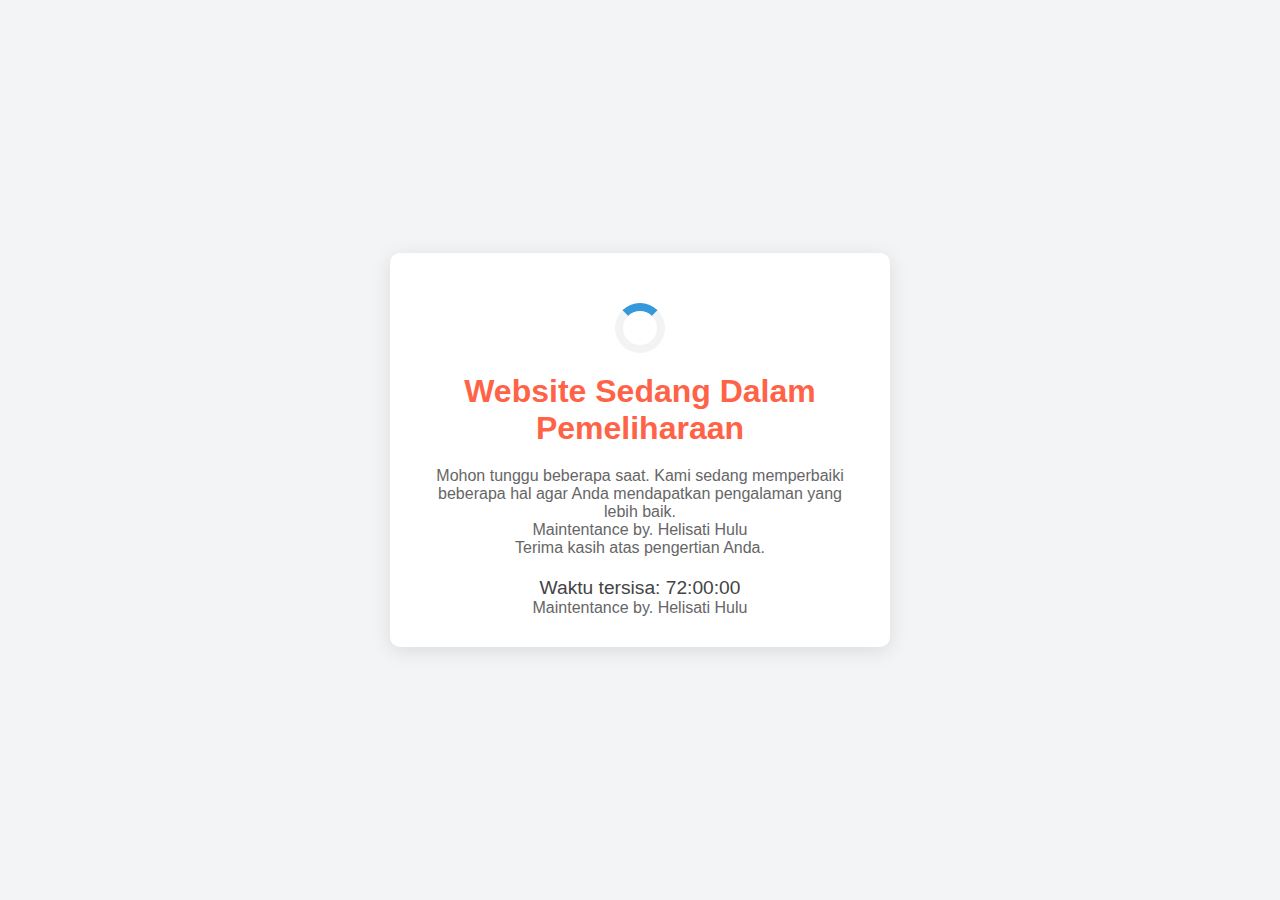
<file: helisatiputrahulu/maintenance.html>
<!DOCTYPE html>
<html lang="id">
<head>
    <meta charset="UTF-8">
    <meta name="viewport" content="width=device-width, initial-scale=1.0">
    <title>Halaman Pemeliharaan</title>
    <style>
        /* Reset beberapa styling default */
        * {
            margin: 0;
            padding: 0;
            box-sizing: border-box;
        }

        /* Pengaturan body dan latar belakang */
        body {
            font-family: Arial, sans-serif;
            height: 100vh;
            display: flex;
            justify-content: center;
            align-items: center;
            background-color: #f3f4f6;
            color: #333;
        }

        /* Container utama */
        .container {
            text-align: center;
            background-color: white;
            padding: 30px;
            border-radius: 10px;
            box-shadow: 0 4px 20px rgba(0, 0, 0, 0.1);
            width: 100%;
            max-width: 500px;
        }

        /* Gaya teks utama */
        h1 {
            font-size: 2rem;
            margin: 20px 0;
            color: #ff6347; /* Warna merah tomat */
        }

        /* Gaya teks tambahan */
        p {
            font-size: 1rem;
            color: #666;
        }

        /* Animasi loader */
        .loader {
            border: 8px solid #f3f3f3; /* Light grey */
            border-top: 8px solid #3498db; /* Warna biru */
            border-radius: 50%;
            width: 50px;
            height: 50px;
            animation: spin 2s linear infinite;
            margin: 20px auto;
        }

        /* Animasi putaran */
        @keyframes spin {
            0% { transform: rotate(0deg); }
            100% { transform: rotate(360deg); }
        }

        /* Pengaturan untuk countdown */
        .countdown {
            font-size: 1.2rem;
            color: #444;
            margin-top: 20px;
        }
    </style>
</head>
<body>
    <div class="container">
        <div class="content">
            <div class="loader"></div>
            <h1>Website Sedang Dalam Pemeliharaan</h1>
            <p>Mohon tunggu beberapa saat. Kami sedang memperbaiki beberapa hal agar Anda mendapatkan pengalaman yang lebih baik.</p>
            <p>Maintentance by. Helisati Hulu</p>
            <p>Terima kasih atas pengertian Anda.</p>
            <div class="countdown">Waktu tersisa: 72:00:00</div>
            <p>Maintentance by. Helisati Hulu</p>
        </div>
    </div>

    <script>
        // Menghitung mundur selama 72 jam (259200 detik)
        let countdownElement = document.querySelector('.countdown');
        let totalSeconds = 72 * 60 * 60; // 72 jam dalam detik

        function formatTime(seconds) {
            const hours = Math.floor(seconds / 3600);
            const minutes = Math.floor((seconds % 3600) / 60);
            const remainingSeconds = seconds % 60;
            return `${hours.toString().padStart(2, '0')}:${minutes.toString().padStart(2, '0')}:${remainingSeconds.toString().padStart(2, '0')}`;
        }

        let interval = setInterval(() => {
            countdownElement.textContent = `Waktu tersisa: ${formatTime(totalSeconds)}`;
            totalSeconds--;

            if (totalSeconds < 0) {
                clearInterval(interval);
                countdownElement.textContent = "Pemeliharaan selesai. Terima kasih telah menunggu!";
            }
        }, 1000);
    </script>
</body>
</html>
</file>
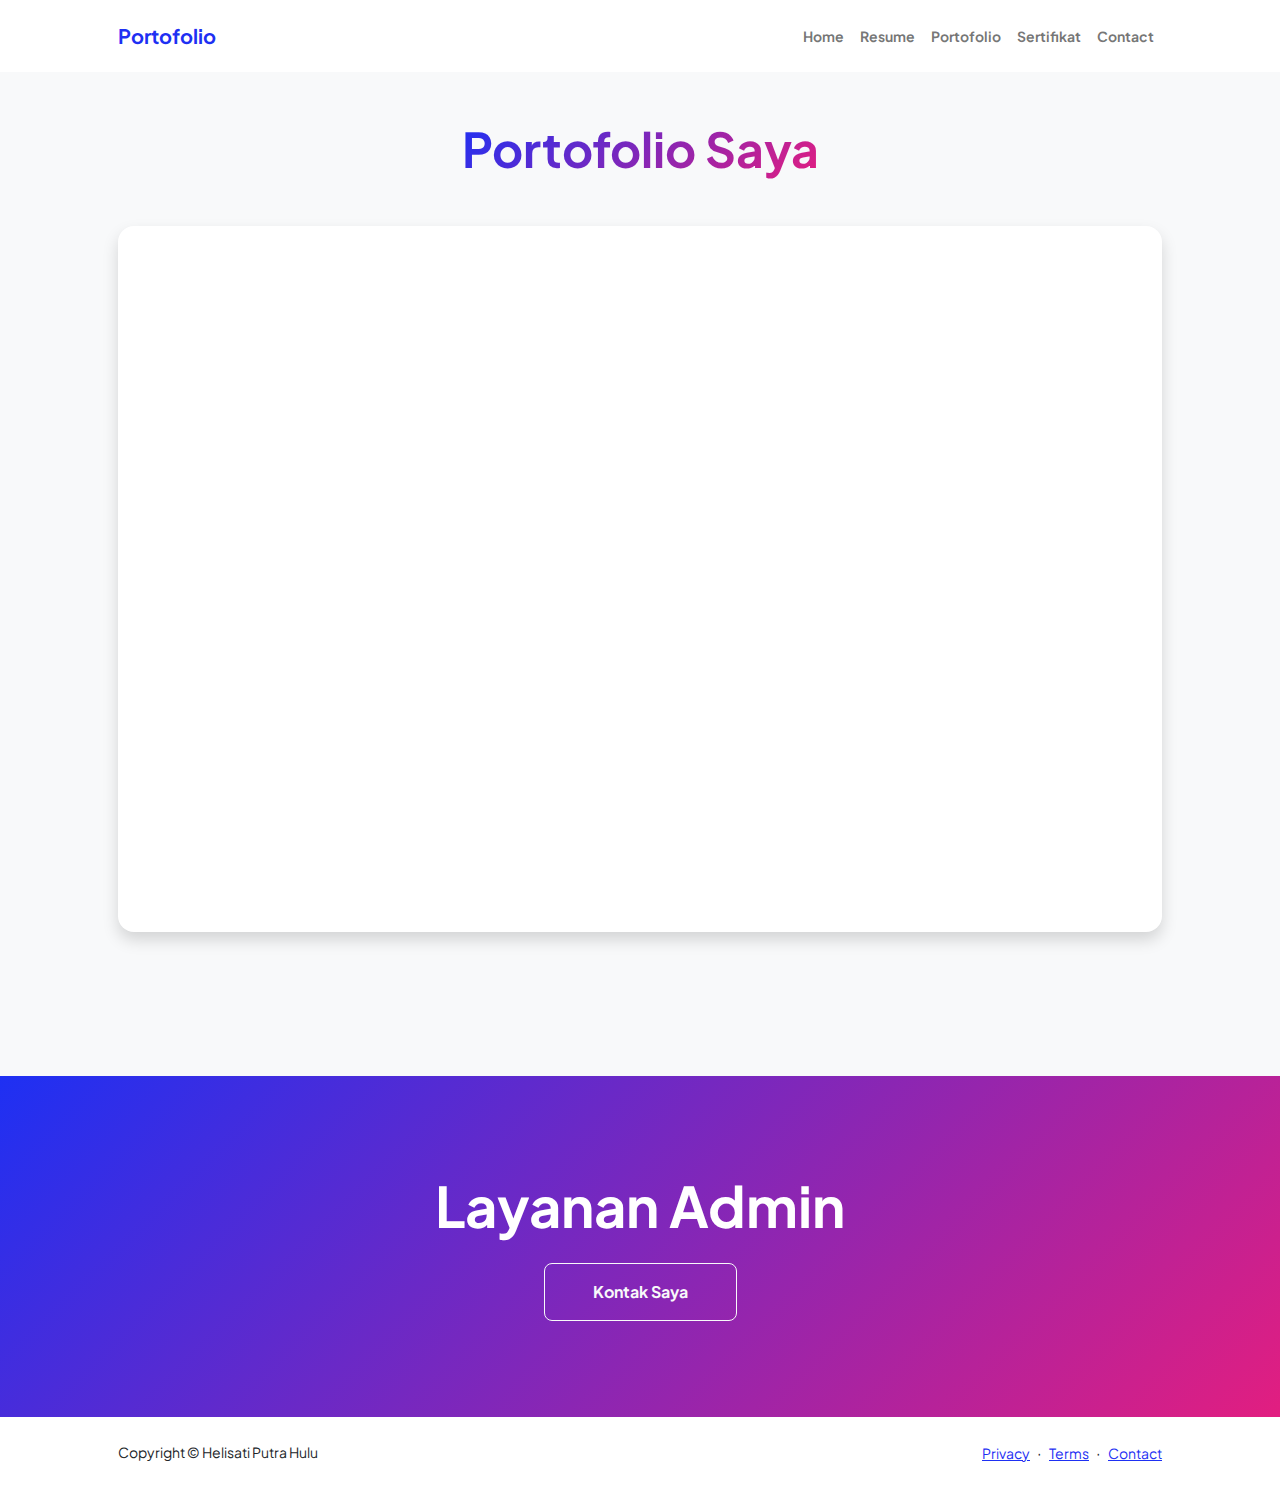
<file: helisatiputrahulu/projects.html>
<!DOCTYPE html>
<html lang="en">
<head>
    <meta charset="utf-8" />
    <meta name="viewport" content="width=device-width, initial-scale=1, shrink-to-fit=no" />
    <meta name="description" content="" />
    <meta name="author" content="" />
    <title>Portofolio | Helisati Putra Hulu</title>
    <link rel="icon" type="image/x-icon" href="assets/favicon.ico" />
    <link rel="preconnect" href="https://fonts.googleapis.com" />
    <link rel="preconnect" href="https://fonts.gstatic.com" crossorigin />
    <link href="https://fonts.googleapis.com/css2?family=Plus+Jakarta+Sans:wght@100;200;300;400;500;600;700;800;900&amp;display=swap" rel="stylesheet" />
    <link href="https://cdn.jsdelivr.net/npm/bootstrap-icons@1.8.1/font/bootstrap-icons.css" rel="stylesheet" />
    <link href="css/styles.css" rel="stylesheet" />
</head>
<body class="d-flex flex-column h-100 bg-light">
    <main class="flex-shrink-0">
        <nav class="navbar navbar-expand-lg navbar-light bg-white py-3">
            <div class="container px-5">
                <a class="navbar-brand" href="index.html"><span class="fw-bolder text-primary">Portofolio</span></a>
                <button class="navbar-toggler" type="button" data-bs-toggle="collapse" data-bs-target="#navbarSupportedContent" aria-controls="navbarSupportedContent" aria-expanded="false" aria-label="Toggle navigation"><span class="navbar-toggler-icon"></span></button>
                <div class="collapse navbar-collapse" id="navbarSupportedContent">
                    <ul class="navbar-nav ms-auto mb-2 mb-lg-0 small fw-bolder">
                        <li class="nav-item"><a class="nav-link" href="index.html">Home</a></li>
                        <li class="nav-item"><a class="nav-link" href="resume.html">Resume</a></li>
                        <li class="nav-item"><a class="nav-link" href="projects.html">Portofolio</a></li>
                        <li class="nav-item"><a class="nav-link" href="sertifikat.html">Sertifikat</a></li>
                        <li class="nav-item"><a class="nav-link" href="contact.html">Contact</a></li>
                    </ul>
                </div>
            </div>
        </nav>

        <!-- FlipHTML5 Embed -->
        <section class="py-5">
            <div class="container px-5 mb-5">
                <div class="text-center mb-5">
                    <h2 class="display-5 fw-bolder mb-0"><span class="text-gradient d-inline">Portofolio Saya</span></h2>
                </div>
                <div class="row gx-5 justify-content-center">
                    <div class="col-lg-12">
                        <div class="card overflow-hidden shadow rounded-4 border-0 mb-5">
                            <div class="card-body p-0 text-center">
                                <iframe src="https://online.fliphtml5.com/qelop/npsw/" 
                                        style="width: 1200px; height: 700px; border: none; max-width: 100%;" 
                                        allowfullscreen>
                                </iframe>
                            </div>
                        </div>
                    </div>
                </div>
            </div>
        </section>

        <section class="py-5 bg-gradient-primary-to-secondary text-white">
            <div class="container px-5 my-5">
                <div class="text-center">
                    <h2 class="display-4 fw-bolder mb-4">Layanan Admin</h2>
                    <a class="btn btn-outline-light btn-lg px-5 py-3 fs-6 fw-bolder" href="contact.html">Kontak Saya</a>
                </div>
            </div>
        </section>
    </main>

    <footer class="bg-white py-4 mt-auto">
        <div class="container px-5">
            <div class="row align-items-center justify-content-between flex-column flex-sm-row">
                <div class="col-auto"><div class="small m-0">Copyright &copy; Helisati Putra Hulu</div></div>
                <div class="col-auto">
                    <a class="small" href="#">Privacy</a>
                    <span class="mx-1">&middot;</span>
                    <a class="small" href="#">Terms</a>
                    <span class="mx-1">&middot;</span>
                    <a class="small" href="#">Contact</a>
                </div>
            </div>
        </div>
    </footer>

    <script src="https://cdn.jsdelivr.net/npm/bootstrap@5.2.3/dist/js/bootstrap.bundle.min.js"></script>
    <script src="js/scripts.js"></script>
</body>
</html>
</file>
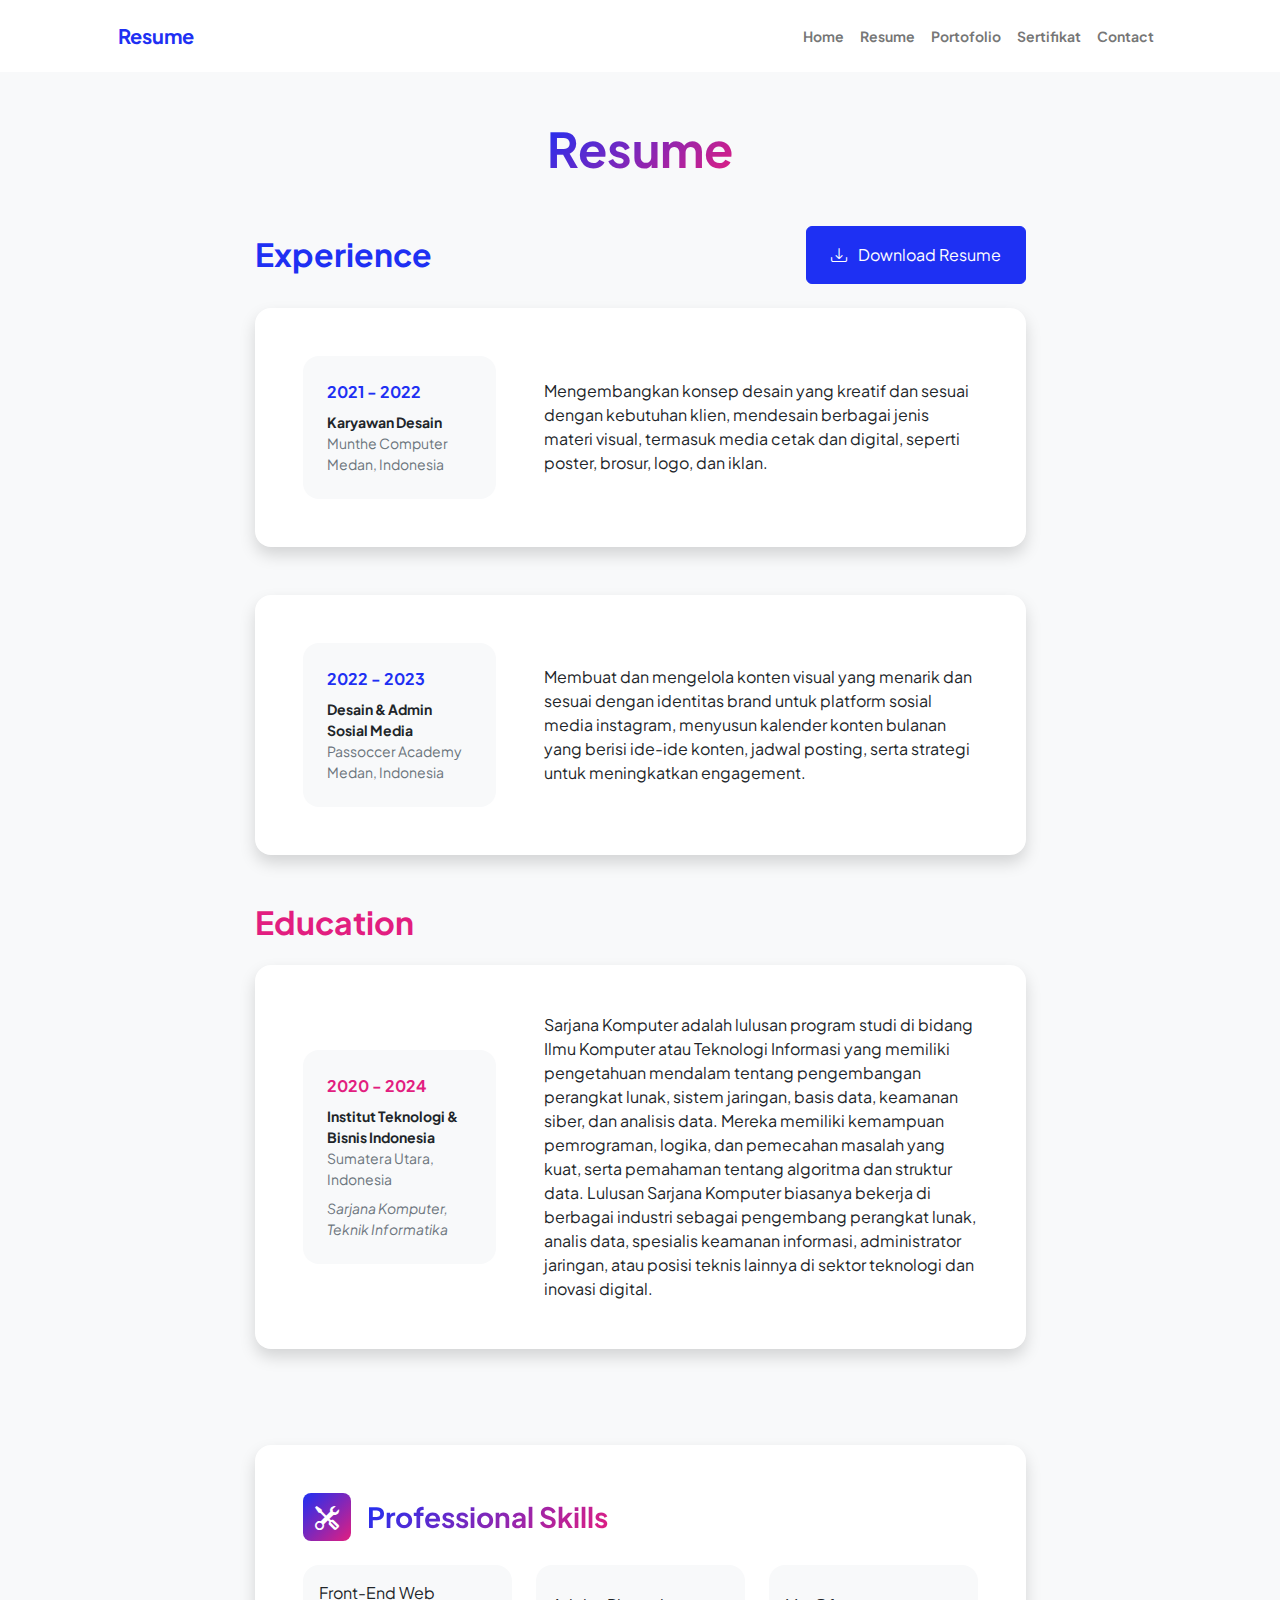
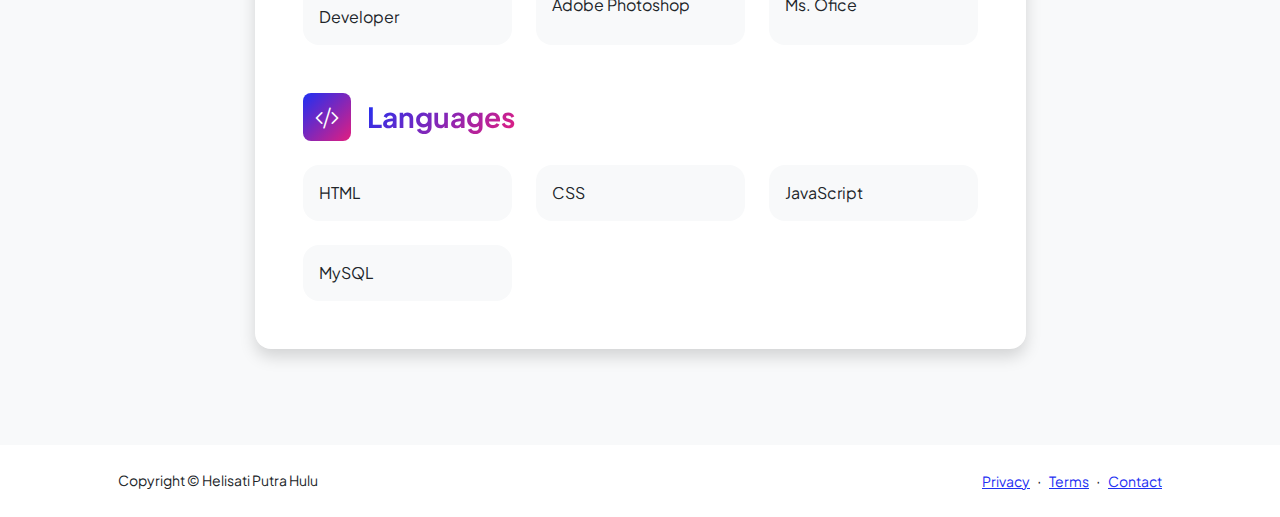
<file: helisatiputrahulu/resume.html>
<!DOCTYPE html>
<html lang="en">
    <head>
        <meta charset="utf-8" />
        <meta name="viewport" content="width=device-width, initial-scale=1, shrink-to-fit=no" />
        <meta name="description" content="" />
        <meta name="author" content="" />
        <title>Resume | Helisati Putra Hulu</title>
        <!-- Favicon-->
        <link rel="icon" type="image/x-icon" href="assets/favicon.ico" />
        <!-- Custom Google font-->
        <link rel="preconnect" href="https://fonts.googleapis.com" />
        <link rel="preconnect" href="https://fonts.gstatic.com" crossorigin />
        <link href="https://fonts.googleapis.com/css2?family=Plus+Jakarta+Sans:wght@100;200;300;400;500;600;700;800;900&amp;display=swap" rel="stylesheet" />
        <!-- Bootstrap icons-->
        <link href="https://cdn.jsdelivr.net/npm/bootstrap-icons@1.8.1/font/bootstrap-icons.css" rel="stylesheet" />
        <!-- Core theme CSS (includes Bootstrap)-->
        <link href="css/styles.css" rel="stylesheet" />
    </head>
    <body class="d-flex flex-column h-100 bg-light">
        <main class="flex-shrink-0">
            <!-- Navigation-->
            <nav class="navbar navbar-expand-lg navbar-light bg-white py-3">
                <div class="container px-5">
                    <a class="navbar-brand" href="index.html"><span class="fw-bolder text-primary">Resume</span></a>
                    <button class="navbar-toggler" type="button" data-bs-toggle="collapse" data-bs-target="#navbarSupportedContent" aria-controls="navbarSupportedContent" aria-expanded="false" aria-label="Toggle navigation"><span class="navbar-toggler-icon"></span></button>
                    <div class="collapse navbar-collapse" id="navbarSupportedContent">
                        <ul class="navbar-nav ms-auto mb-2 mb-lg-0 small fw-bolder">
                            <li class="nav-item"><a class="nav-link" href="index.html">Home</a></li>
                            <li class="nav-item"><a class="nav-link" href="resume.html">Resume</a></li>
                            <li class="nav-item"><a class="nav-link" href="projects.html">Portofolio</a></li>
                             <li class="nav-item"><a class="nav-link" href="sertifikat.html">Sertifikat</a></li>
                            <li class="nav-item"><a class="nav-link" href="contact.html">Contact</a></li>
                        </ul>
                    </div>
                </div>
            </nav>
            <!-- Page Content-->
            <div class="container px-5 my-5">
                <div class="text-center mb-5">
                    <h1 class="display-5 fw-bolder mb-0"><span class="text-gradient d-inline">Resume</span></h1>
                </div>
                <div class="row gx-5 justify-content-center">
                    <div class="col-lg-11 col-xl-9 col-xxl-8">
                        <!-- Experience Section-->
                        <section>
                            <div class="d-flex align-items-center justify-content-between mb-4">
                                <h2 class="text-primary fw-bolder mb-0">Experience</h2>
                                <!-- Download resume button-->
                                <!-- Note: Set the link href target to a PDF file within your project-->
                                <a class="btn btn-primary px-4 py-3" href="https://drive.google.com/uc?export=download&id=1DH7ZguDnH9u4Fqc_O9st7JHcG4CvA1vN">
                                    <div class="d-inline-block bi bi-download me-2"></div>
                                    Download Resume
                                </a>
                            </div>
                            <!-- Experience Card 1-->
                            <div class="card shadow border-0 rounded-4 mb-5">
                                <div class="card-body p-5">
                                    <div class="row align-items-center gx-5">
                                        <div class="col text-center text-lg-start mb-4 mb-lg-0">
                                            <div class="bg-light p-4 rounded-4">
                                                <div class="text-primary fw-bolder mb-2">2021 - 2022</div>
                                                <div class="small fw-bolder">Karyawan Desain</div>
                                                <div class="small text-muted">Munthe Computer</div>
                                                <div class="small text-muted">Medan, Indonesia</div>
                                            </div>
                                        </div>
                                        <div class="col-lg-8"><div>Mengembangkan konsep desain yang kreatif dan sesuai dengan kebutuhan klien, mendesain berbagai jenis materi visual, termasuk media cetak dan digital, seperti poster, brosur, logo, dan iklan.</div></div>
                                    </div>
                                </div>
                            </div>
                            <!-- Experience Card 2-->
                            <div class="card shadow border-0 rounded-4 mb-5">
                                <div class="card-body p-5">
                                    <div class="row align-items-center gx-5">
                                        <div class="col text-center text-lg-start mb-4 mb-lg-0">
                                            <div class="bg-light p-4 rounded-4">
                                                <div class="text-primary fw-bolder mb-2">2022 - 2023</div>
                                                <div class="small fw-bolder">Desain & Admin Sosial Media</div>
                                                <div class="small text-muted">Passoccer Academy</div>
                                                <div class="small text-muted">Medan, Indonesia</div>
                                            </div>
                                        </div>
                                        <div class="col-lg-8"><div>Membuat dan mengelola konten visual yang menarik dan sesuai dengan identitas brand untuk platform sosial media instagram, menyusun kalender konten bulanan yang berisi ide-ide konten, jadwal posting, serta strategi untuk meningkatkan engagement.</div></div>
                                    </div>
                                </div>
                            </div>
                        </section>
                        <!-- Education Section-->
                        <section>
                            <h2 class="text-secondary fw-bolder mb-4">Education</h2>
                            <!-- Education Card 1-->
                            <div class="card shadow border-0 rounded-4 mb-5">
                                <div class="card-body p-5">
                                    <div class="row align-items-center gx-5">
                                        <div class="col text-center text-lg-start mb-4 mb-lg-0">
                                            <div class="bg-light p-4 rounded-4">
                                                <div class="text-secondary fw-bolder mb-2">2020 - 2024</div>
                                                <div class="mb-2">
                                                    <div class="small fw-bolder">Institut Teknologi & Bisnis Indonesia</div>
                                                    <div class="small text-muted">Sumatera Utara, Indonesia</div>
                                                </div>
                                                <div class="fst-italic">
                                                    <div class="small text-muted"></div>
                                                    <div class="small text-muted">Sarjana Komputer, Teknik Informatika</div>
                                                </div>
                                            </div>
                                        </div>
                                        <div class="col-lg-8"><div>Sarjana Komputer adalah lulusan program studi di bidang Ilmu Komputer atau Teknologi Informasi yang memiliki pengetahuan mendalam tentang pengembangan perangkat lunak, sistem jaringan, basis data, keamanan siber, dan analisis data. Mereka memiliki kemampuan pemrograman, logika, dan pemecahan masalah yang kuat, serta pemahaman tentang algoritma dan struktur data. Lulusan Sarjana Komputer biasanya bekerja di berbagai industri sebagai pengembang perangkat lunak, analis data, spesialis keamanan informasi, administrator jaringan, atau posisi teknis lainnya di sektor teknologi dan inovasi digital.</div></div>
                                    </div>
                                </div>
                            </div>
                        <div class="pb-5"></div>
                        <!-- Skills Section-->
                        <section>
                            <!-- Skillset Card-->
                            <div class="card shadow border-0 rounded-4 mb-5">
                                <div class="card-body p-5">
                                    <!-- Professional skills list-->
                                    <div class="mb-5">
                                        <div class="d-flex align-items-center mb-4">
                                            <div class="feature bg-primary bg-gradient-primary-to-secondary text-white rounded-3 me-3"><i class="bi bi-tools"></i></div>
                                            <h3 class="fw-bolder mb-0"><span class="text-gradient d-inline">Professional Skills</span></h3>
                                        </div>
                                        <div class="row row-cols-1 row-cols-md-3 mb-4">
                                            <div class="col mb-4 mb-md-0"><div class="d-flex align-items-center bg-light rounded-4 p-3 h-100">Front-End Web Developer</div></div>
                                            <div class="col mb-4 mb-md-0"><div class="d-flex align-items-center bg-light rounded-4 p-3 h-100">Adobe Photoshop</div></div>
                                            <div class="col"><div class="d-flex align-items-center bg-light rounded-4 p-3 h-100">Ms. Ofice</div></div>
                                        </div>
                                    </div>
                                    <!-- Languages list-->
                                    <div class="mb-0">
                                        <div class="d-flex align-items-center mb-4">
                                            <div class="feature bg-primary bg-gradient-primary-to-secondary text-white rounded-3 me-3"><i class="bi bi-code-slash"></i></div>
                                            <h3 class="fw-bolder mb-0"><span class="text-gradient d-inline">Languages</span></h3>
                                        </div>
                                        <div class="row row-cols-1 row-cols-md-3 mb-4">
                                            <div class="col mb-4 mb-md-0"><div class="d-flex align-items-center bg-light rounded-4 p-3 h-100">HTML</div></div>
                                            <div class="col mb-4 mb-md-0"><div class="d-flex align-items-center bg-light rounded-4 p-3 h-100">CSS</div></div>
                                            <div class="col"><div class="d-flex align-items-center bg-light rounded-4 p-3 h-100">JavaScript</div></div>
                                        </div>
                                        <div class="row row-cols-1 row-cols-md-3">
                                            <div class="col mb-4 mb-md-0"><div class="d-flex align-items-center bg-light rounded-4 p-3 h-100">MySQL</div></div>
                                           </div>
                                        </div>
                                    </div>
                                </div>
                            </div>
                        </section>
                    </div>
                </div>
            </div>
        </main>
        <!-- Footer-->
        <footer class="bg-white py-4 mt-auto">
            <div class="container px-5">
                <div class="row align-items-center justify-content-between flex-column flex-sm-row">
                    <div class="col-auto"><div class="small m-0">Copyright &copy; Helisati Putra Hulu</div></div>
                    <div class="col-auto">
                        <a class="small" href="#!">Privacy</a>
                        <span class="mx-1">&middot;</span>
                        <a class="small" href="#!">Terms</a>
                        <span class="mx-1">&middot;</span>
                        <a class="small" href="#!">Contact</a>
                    </div>
                </div>
            </div>
        </footer>
        <!-- Bootstrap core JS-->
        <script src="https://cdn.jsdelivr.net/npm/bootstrap@5.2.3/dist/js/bootstrap.bundle.min.js"></script>
        <!-- Core theme JS-->
        <script src="js/scripts.js"></script>
    </body>
</html>
</file>
